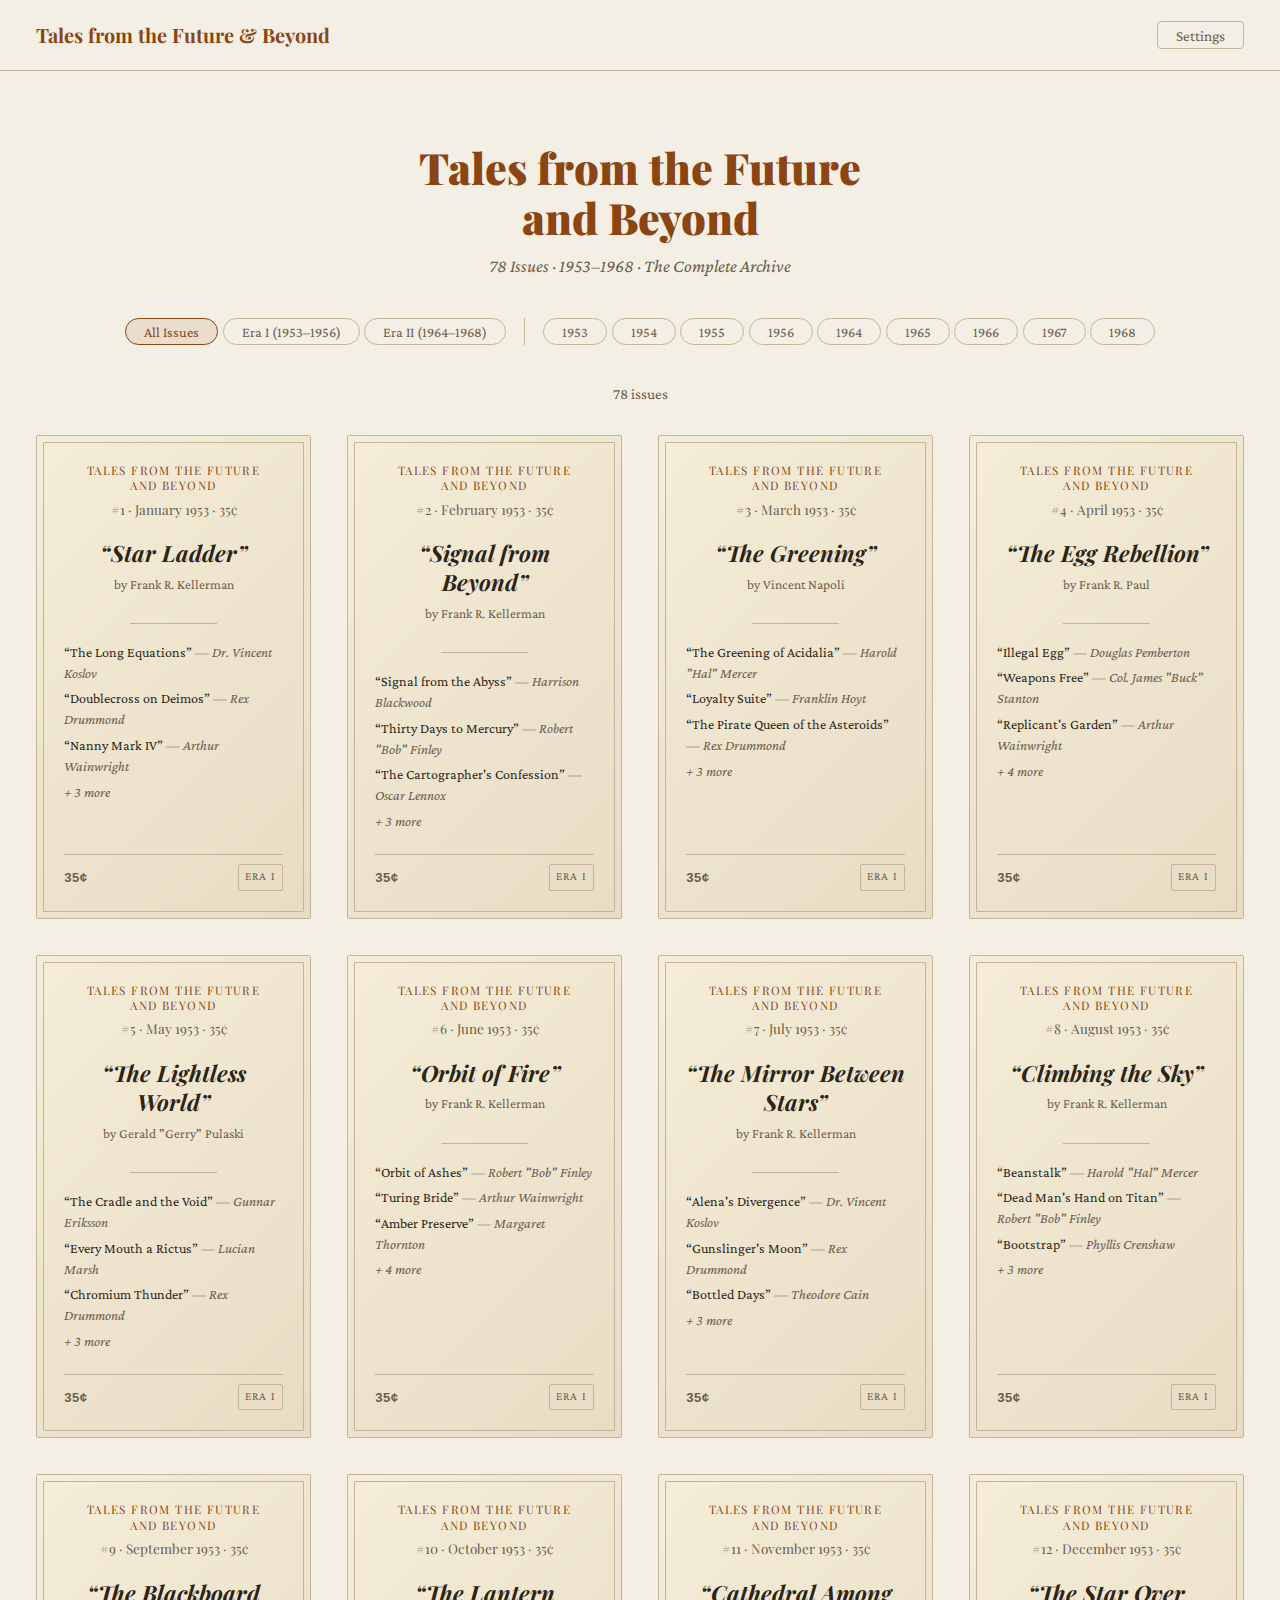
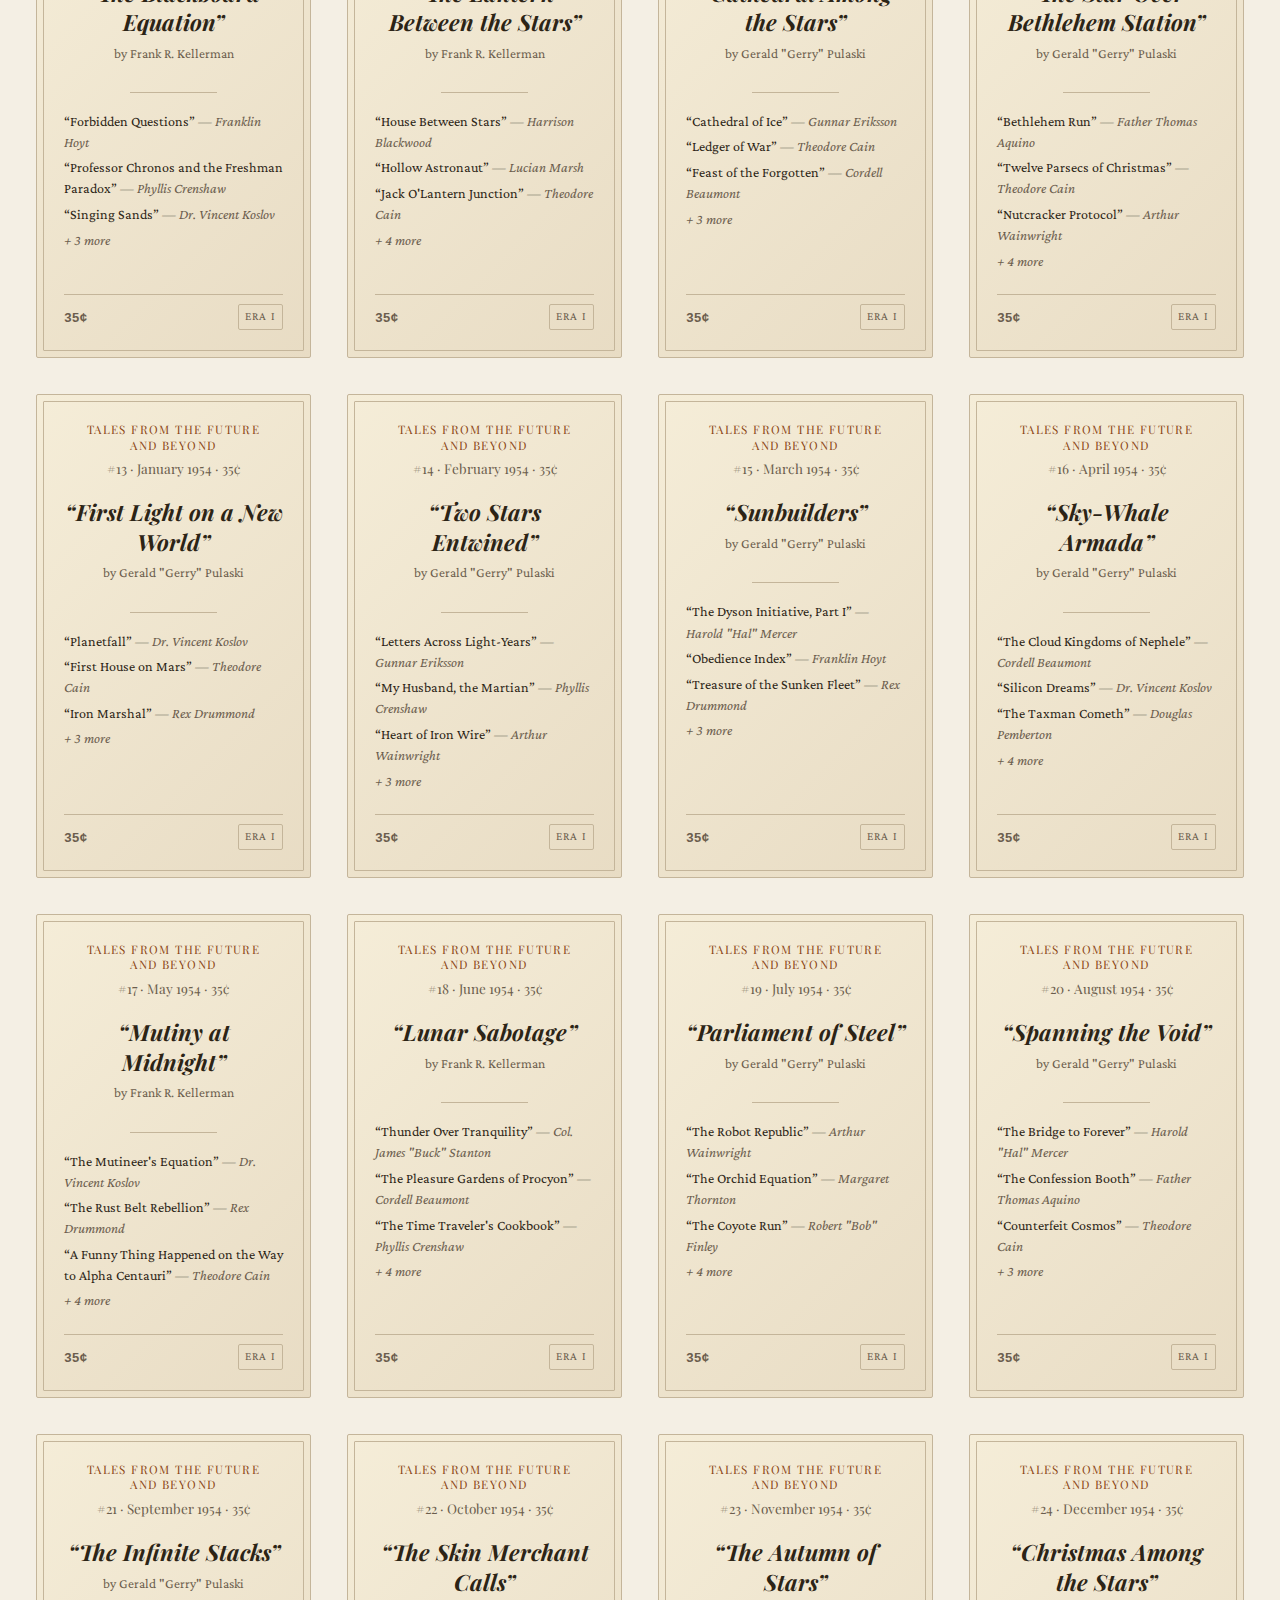
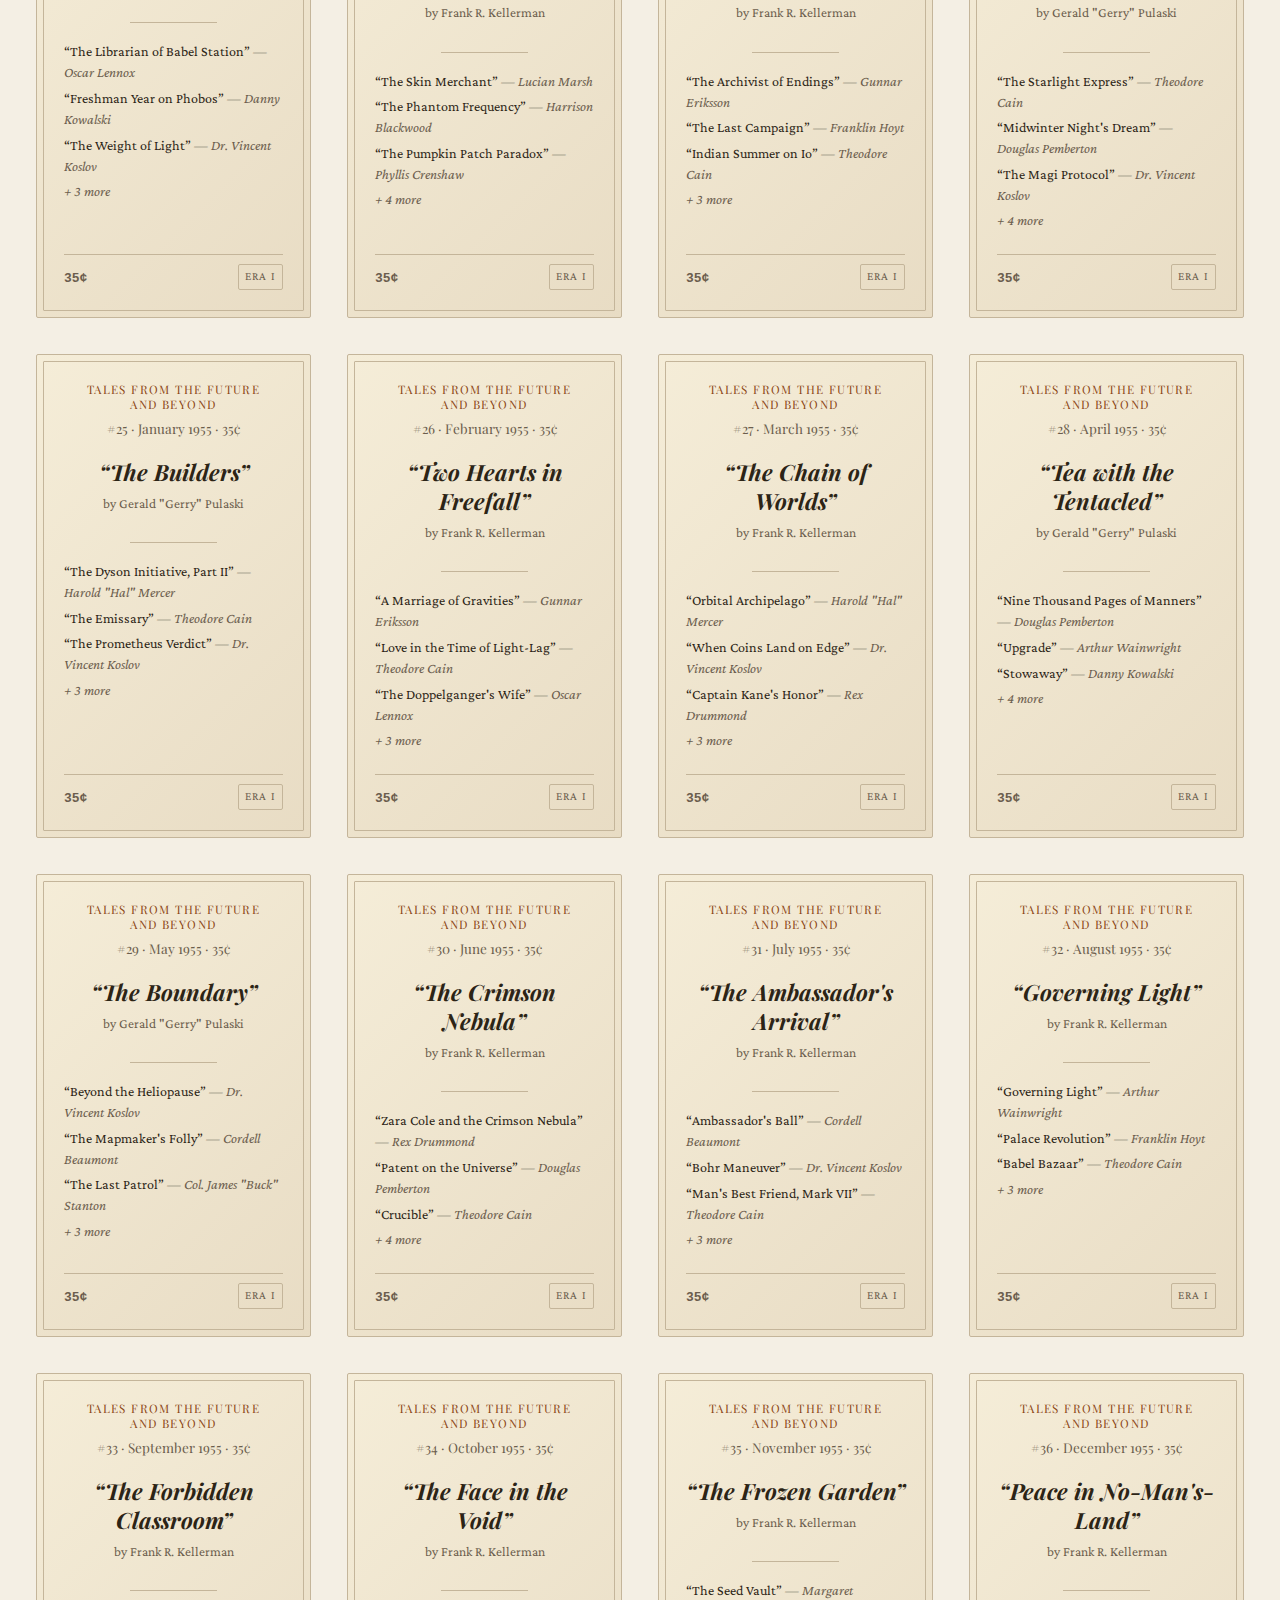
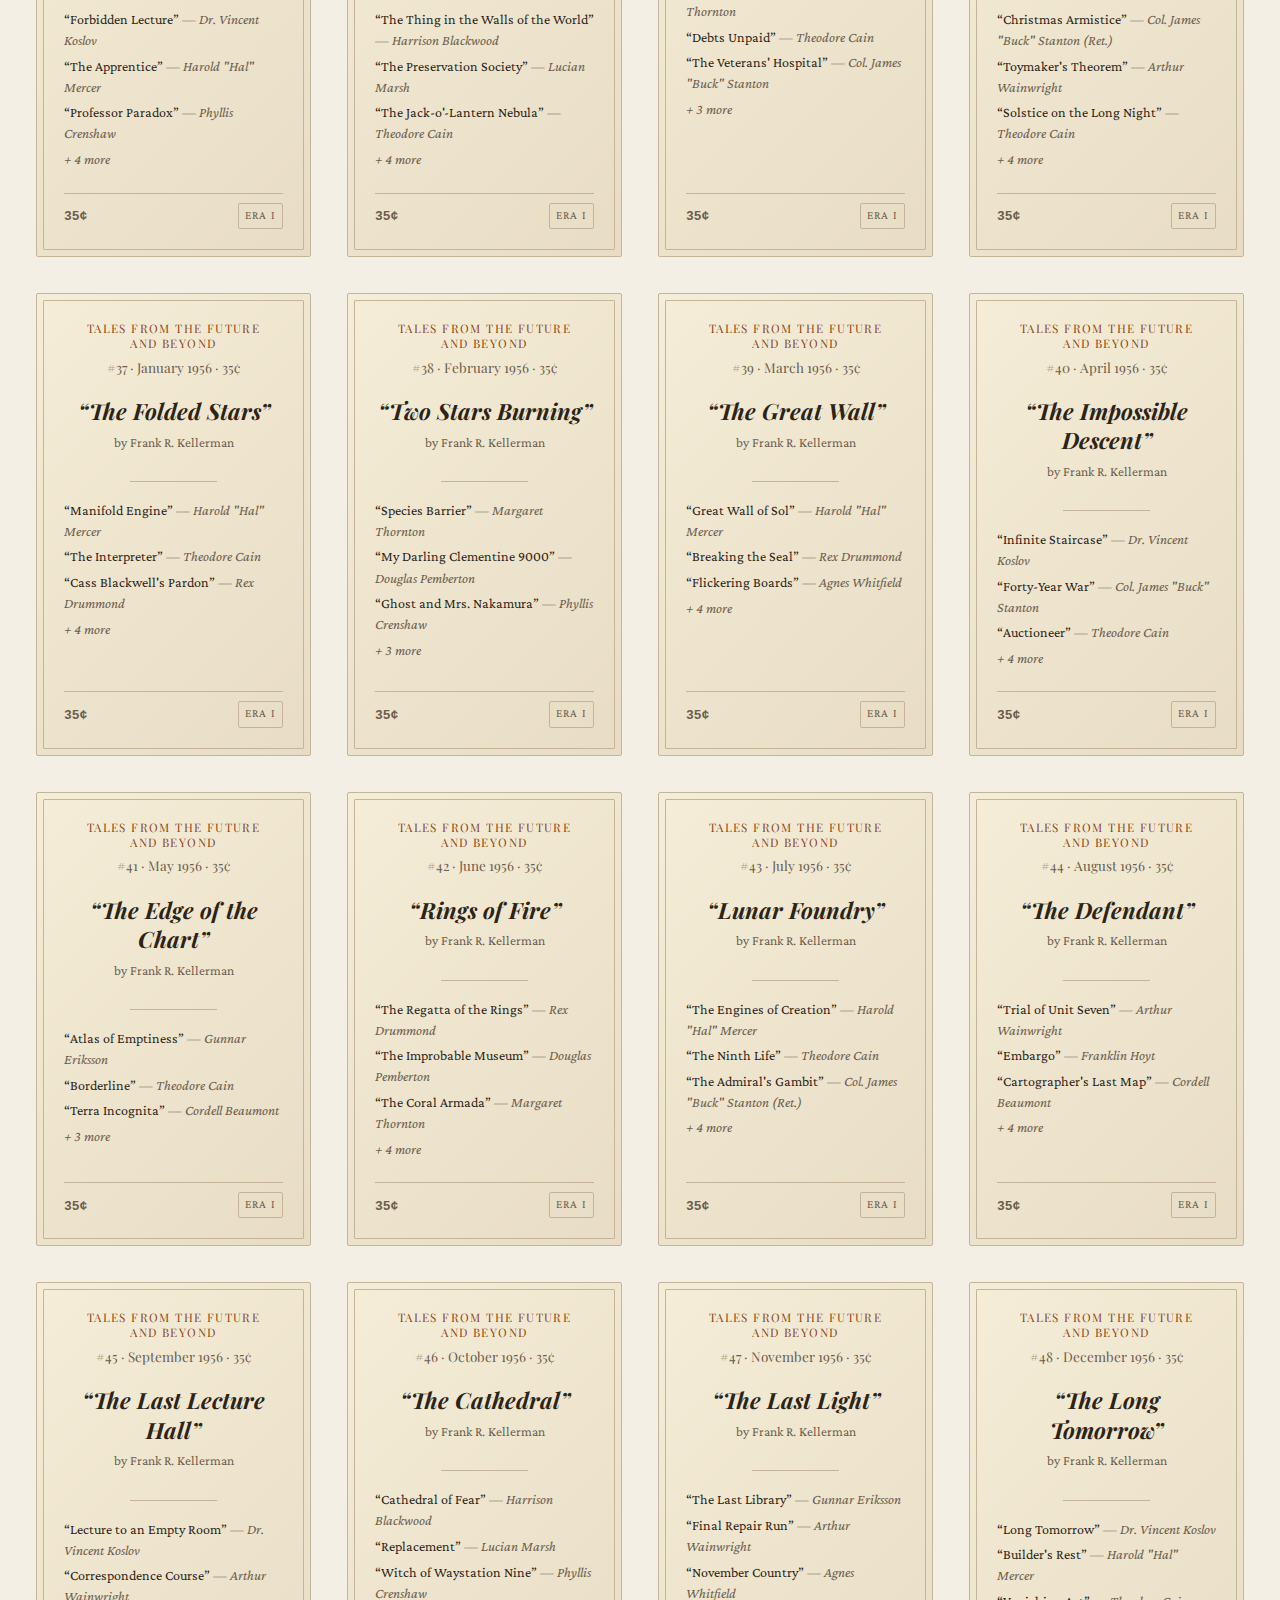
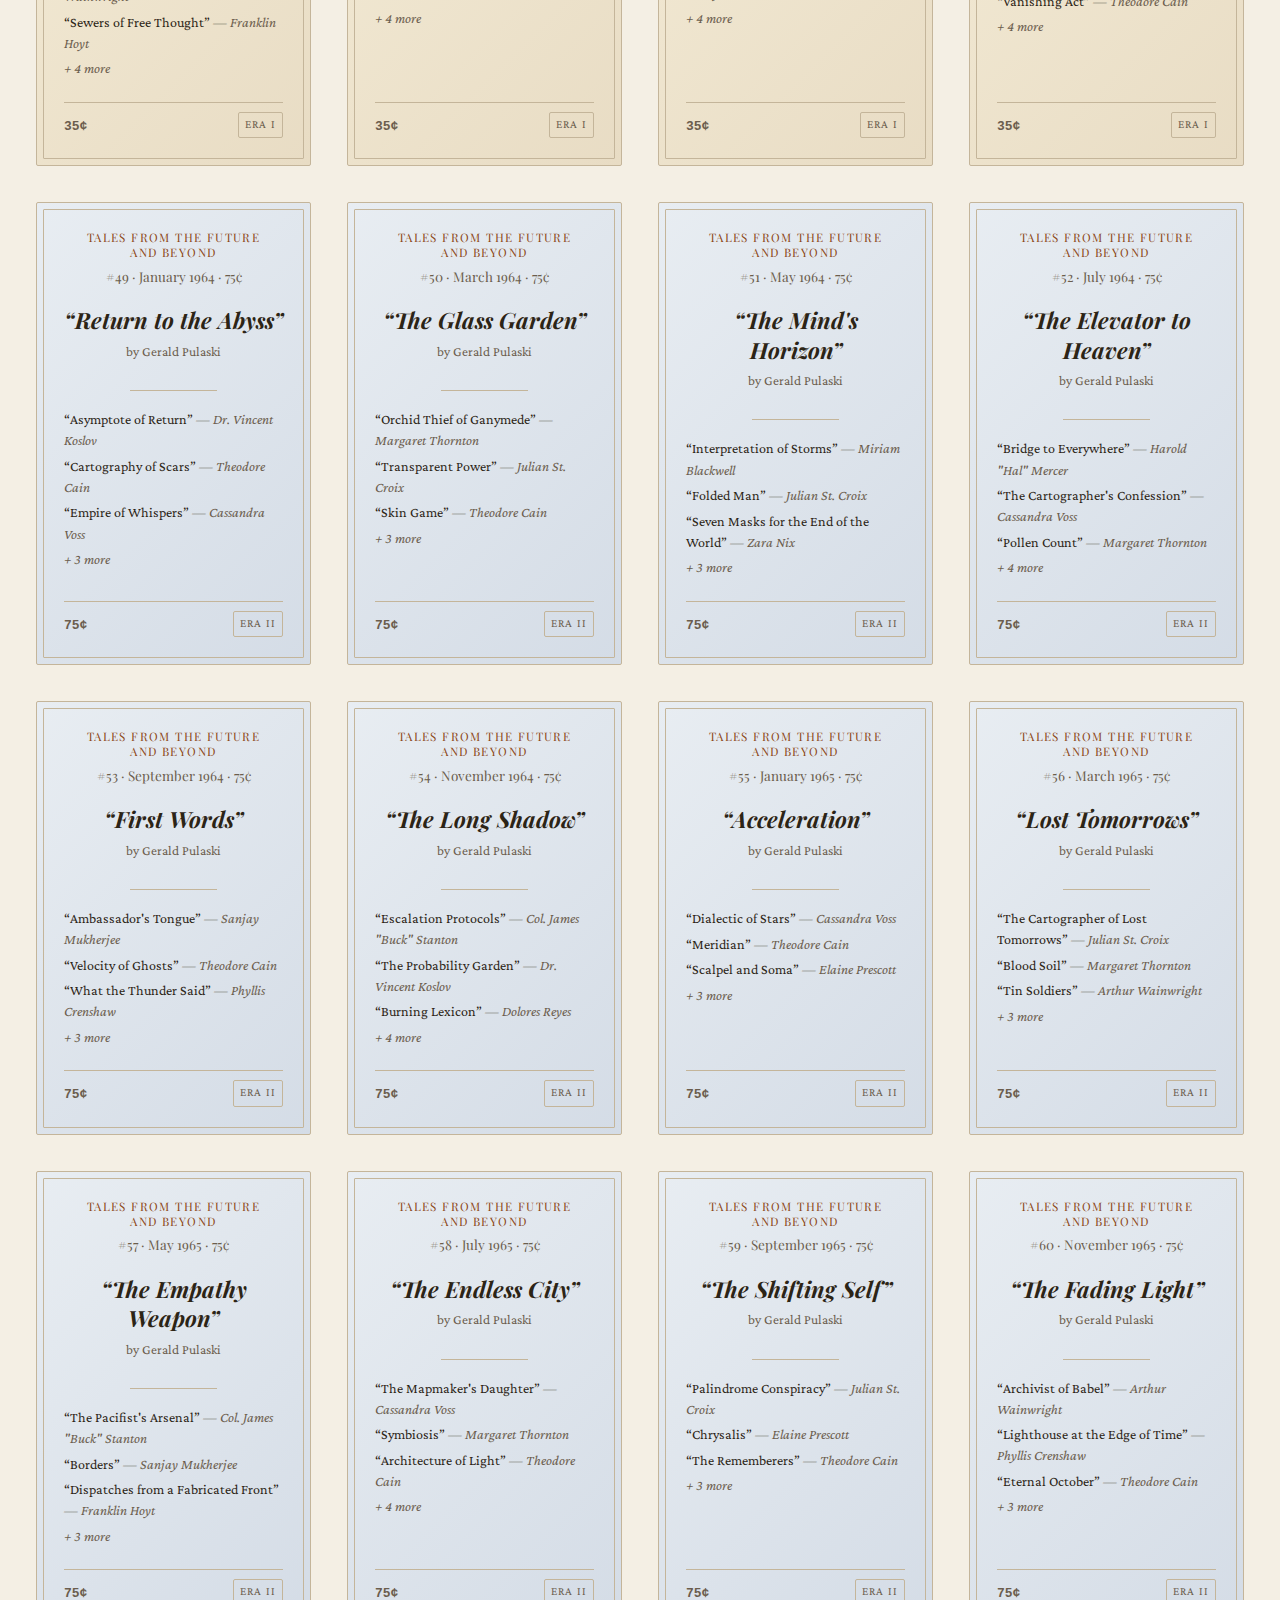
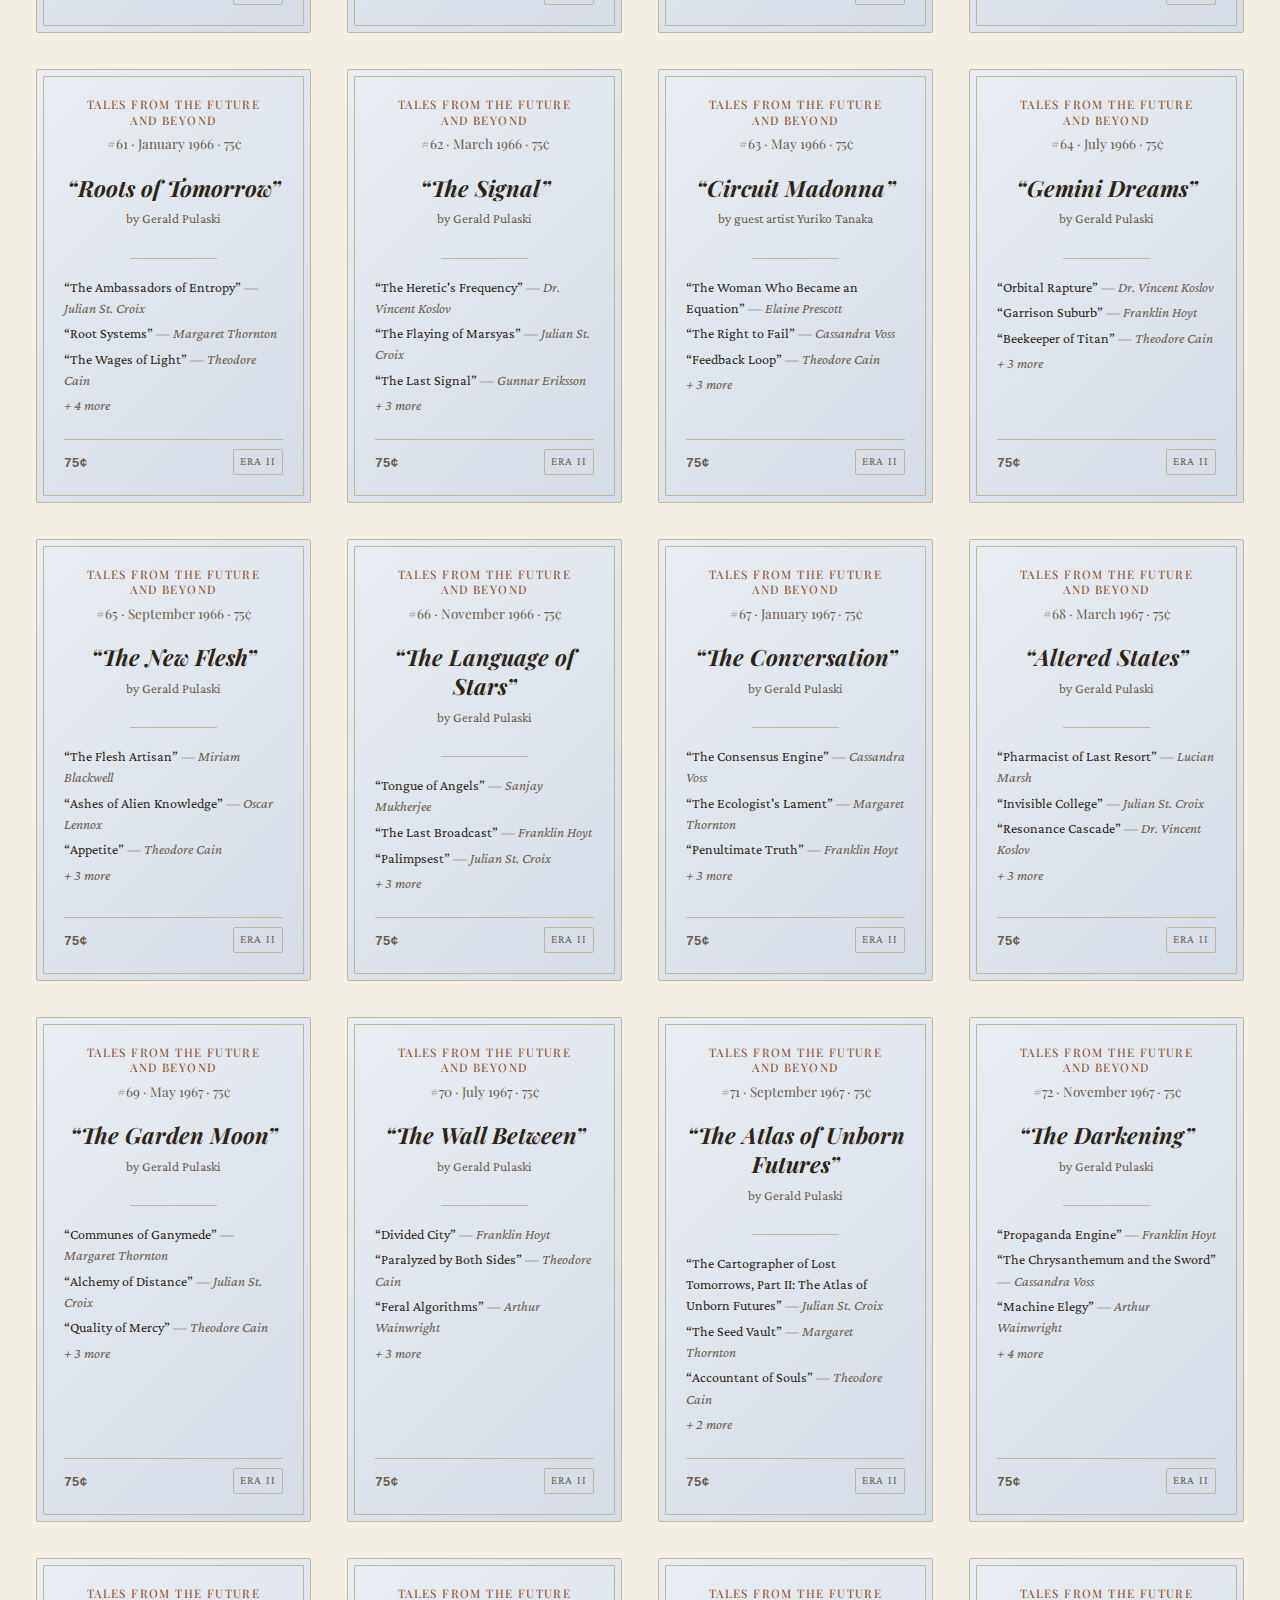
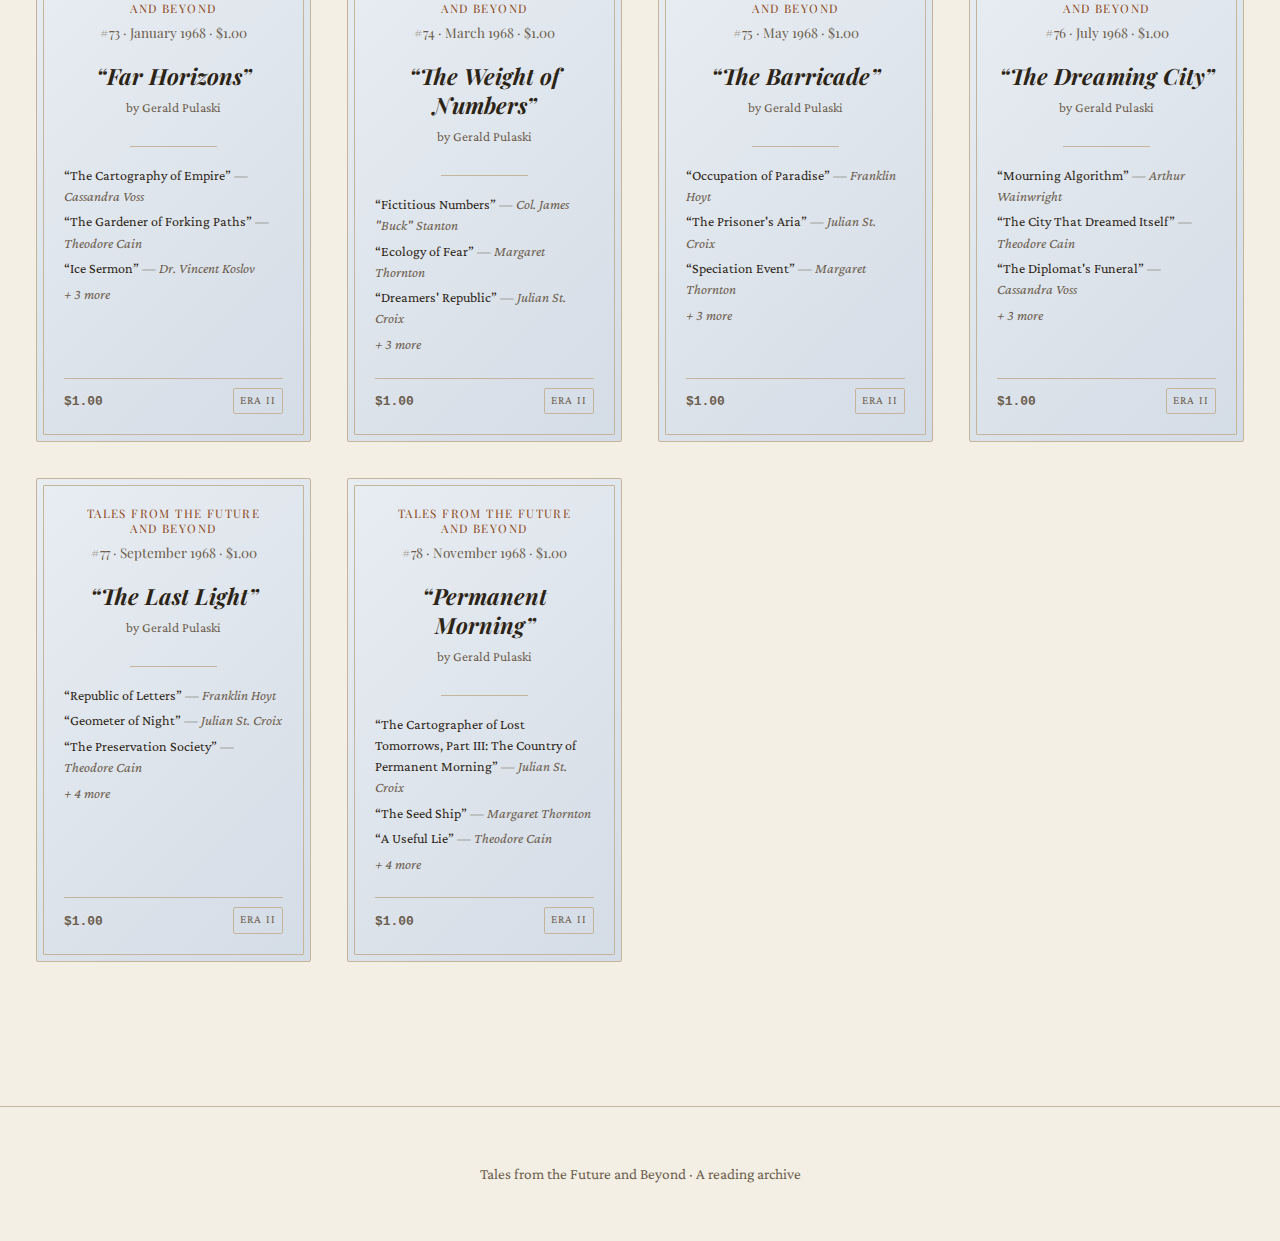
<file: index.html>
<!DOCTYPE html>
<html lang="en" data-theme="sepia">
<head>
  <meta charset="UTF-8">
  <meta name="viewport" content="width=device-width, initial-scale=1.0">
  <title>Tales from the Future and Beyond</title>
  <link rel="preconnect" href="https://fonts.googleapis.com">
  <link rel="preconnect" href="https://fonts.gstatic.com" crossorigin>
  <link href="https://fonts.googleapis.com/css2?family=Crimson+Pro:ital,wght@0,400;0,600;0,700;1,400;1,600&family=Playfair+Display:ital,wght@0,400;0,700;0,900;1,400;1,700&display=swap" rel="stylesheet">
  <link rel="stylesheet" href="css/variables.css">
  <link rel="stylesheet" href="css/components.css">
  <link rel="stylesheet" href="css/shelf.css">
</head>
<body>

  <nav class="site-nav">
    <a href="index.html" class="site-nav__title">Tales from the Future &amp; Beyond</a>
    <div class="site-nav__actions">
      <button class="btn" id="settings-toggle" aria-label="Settings">Settings</button>
    </div>
  </nav>

  <header class="shelf-header">
    <h1 class="shelf-header__masthead">Tales from the Future<br>and Beyond</h1>
    <p class="shelf-header__subtitle">78 Issues &middot; 1953&ndash;1968 &middot; The Complete Archive</p>
  </header>

  <div class="filters" id="filters">
    <div class="filters__group" id="era-filters">
      <button class="filter-btn filter-btn--active" data-filter="all">All Issues</button>
      <button class="filter-btn" data-filter="era-I">Era I (1953&ndash;1956)</button>
      <button class="filter-btn" data-filter="era-II">Era II (1964&ndash;1968)</button>
    </div>
    <div class="filters__separator"></div>
    <div class="filters__group" id="year-filters"></div>
  </div>

  <div class="issue-count" id="issue-count"></div>

  <div class="issue-grid" id="issue-grid"></div>

  <footer class="site-footer">
    Tales from the Future and Beyond &middot; A reading archive
  </footer>

  <!-- Settings Panel -->
  <div class="overlay" id="overlay"></div>
  <aside class="settings-panel" id="settings-panel">
    <div class="settings-panel__header">
      <span class="settings-panel__title">Settings</span>
      <button class="settings-panel__close" id="settings-close">&times;</button>
    </div>
    <div class="settings-group">
      <div class="settings-group__label">Theme</div>
      <div class="settings-group__options">
        <button class="btn btn--active" data-theme-choice="sepia">Sepia</button>
        <button class="btn" data-theme-choice="light">Light</button>
        <button class="btn" data-theme-choice="dark">Dark</button>
      </div>
    </div>
  </aside>

  <script src="js/preferences.js"></script>
  <script src="js/shelf.js"></script>
</body>
</html>
</file>
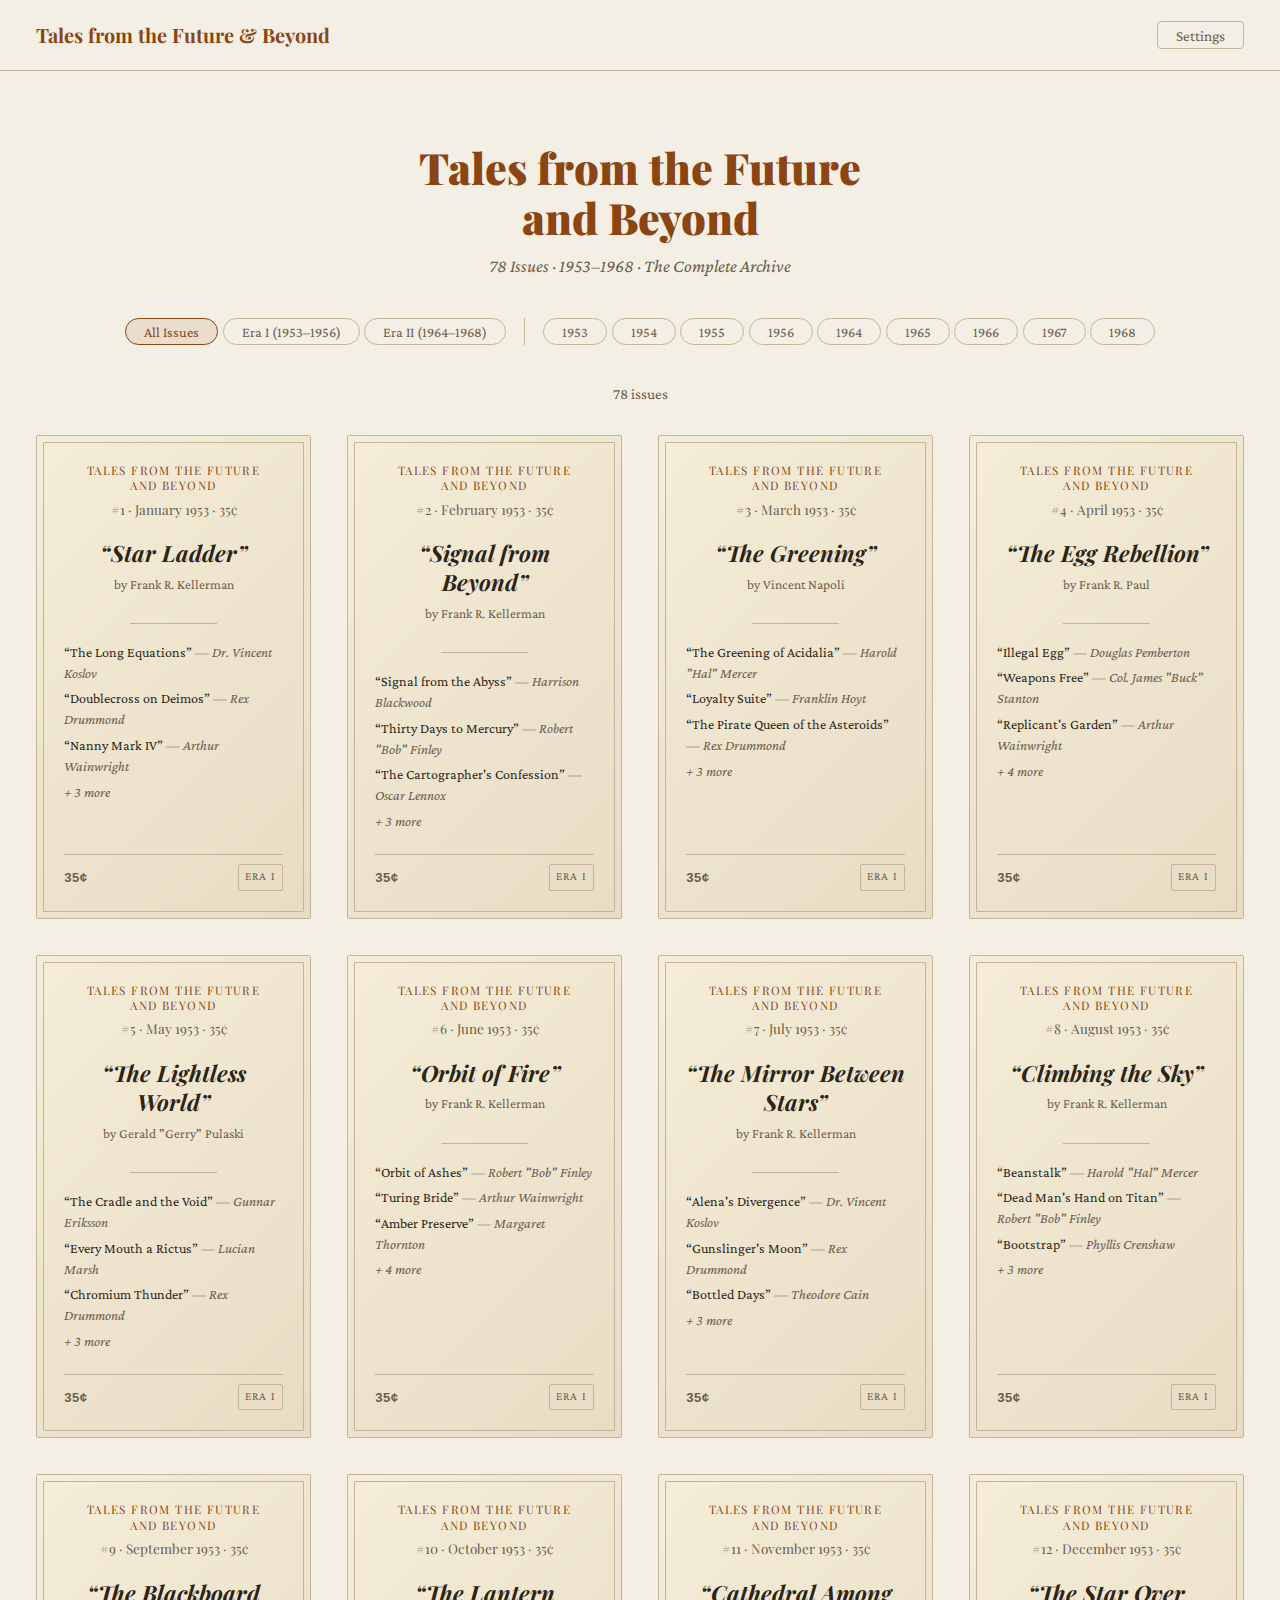
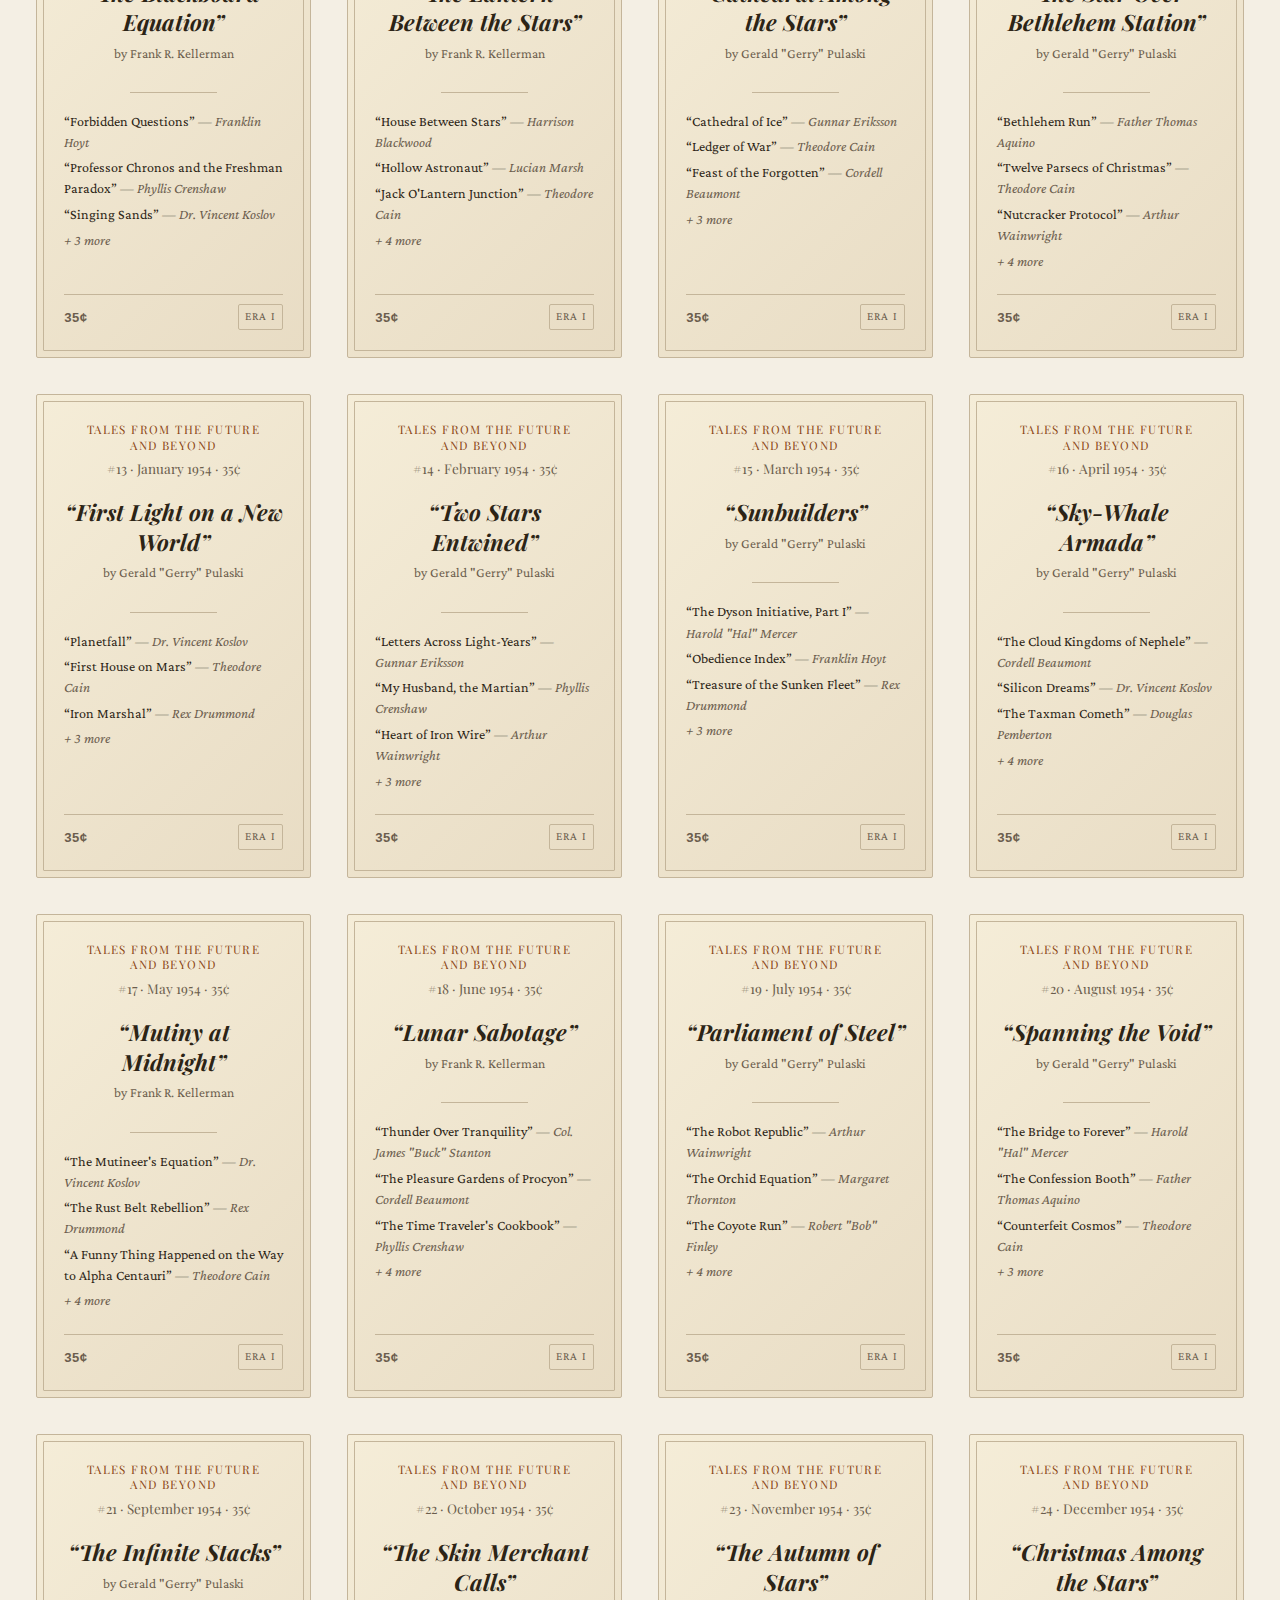
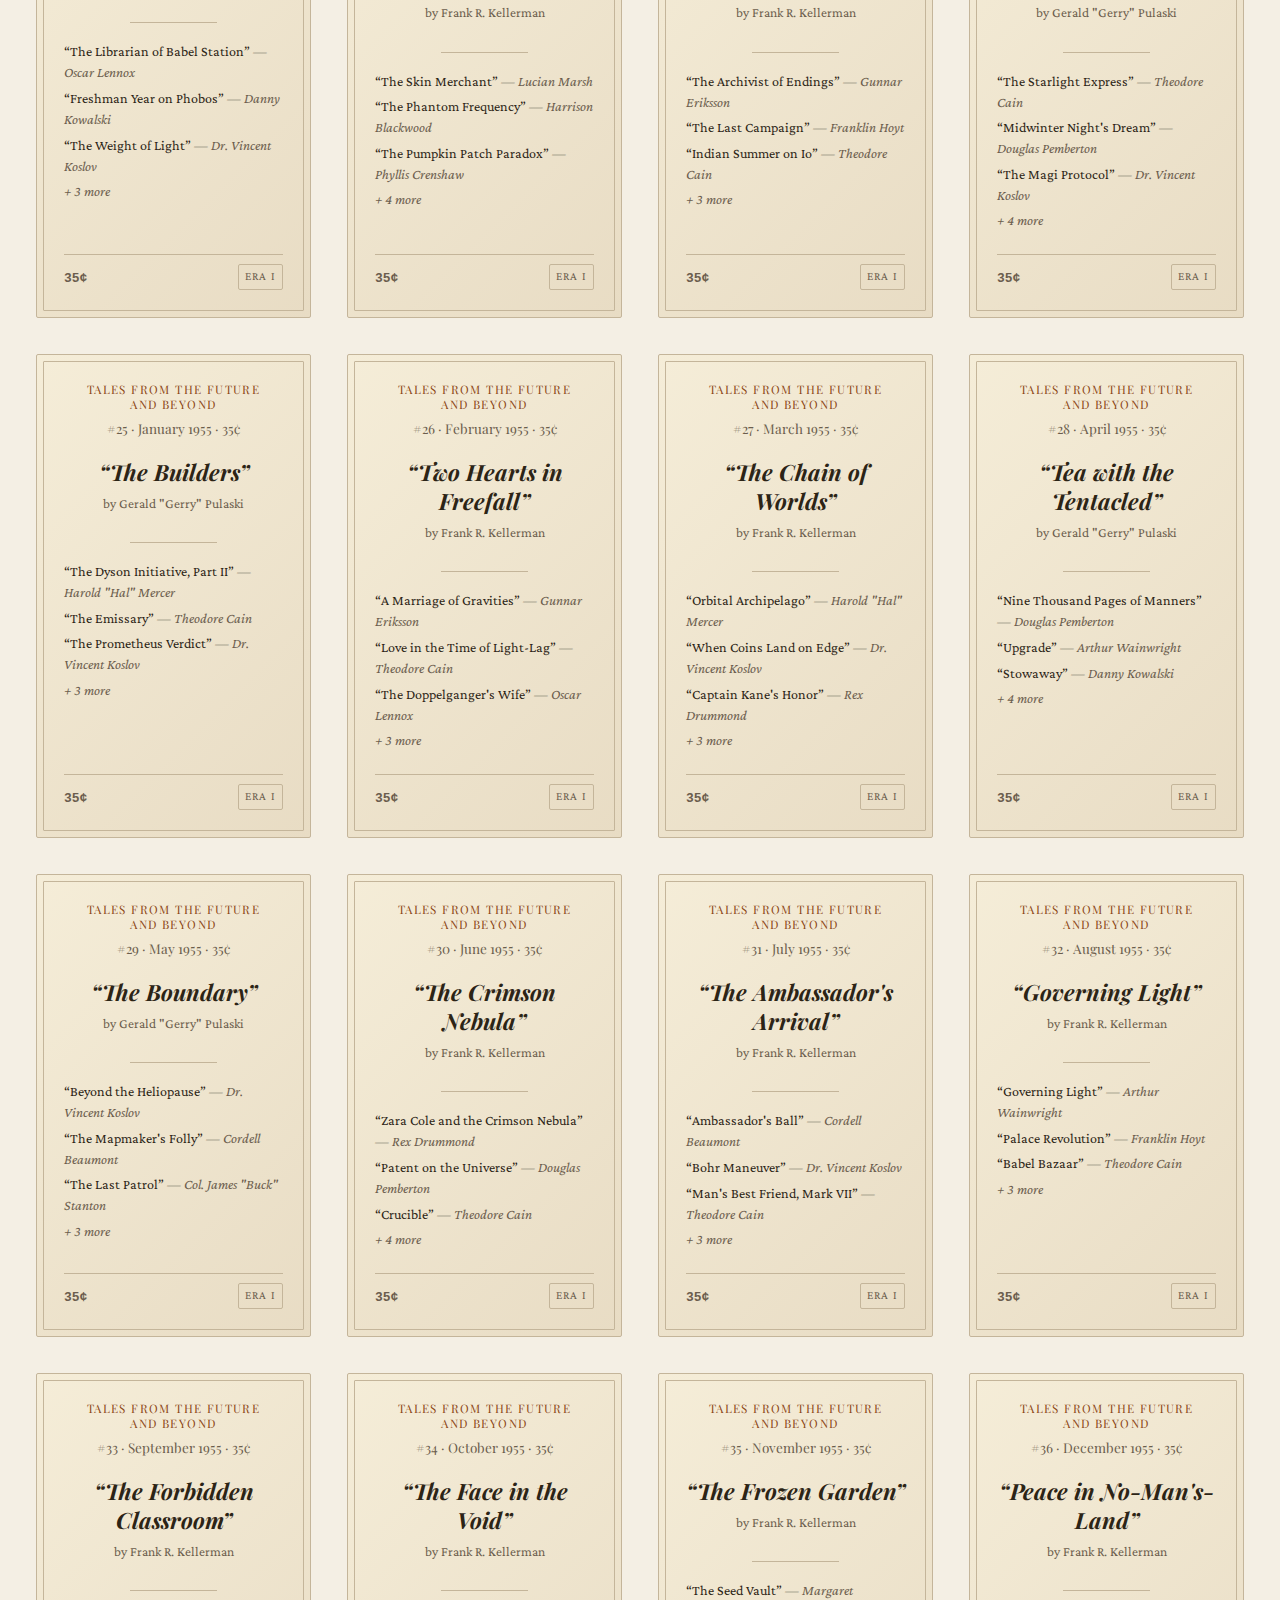
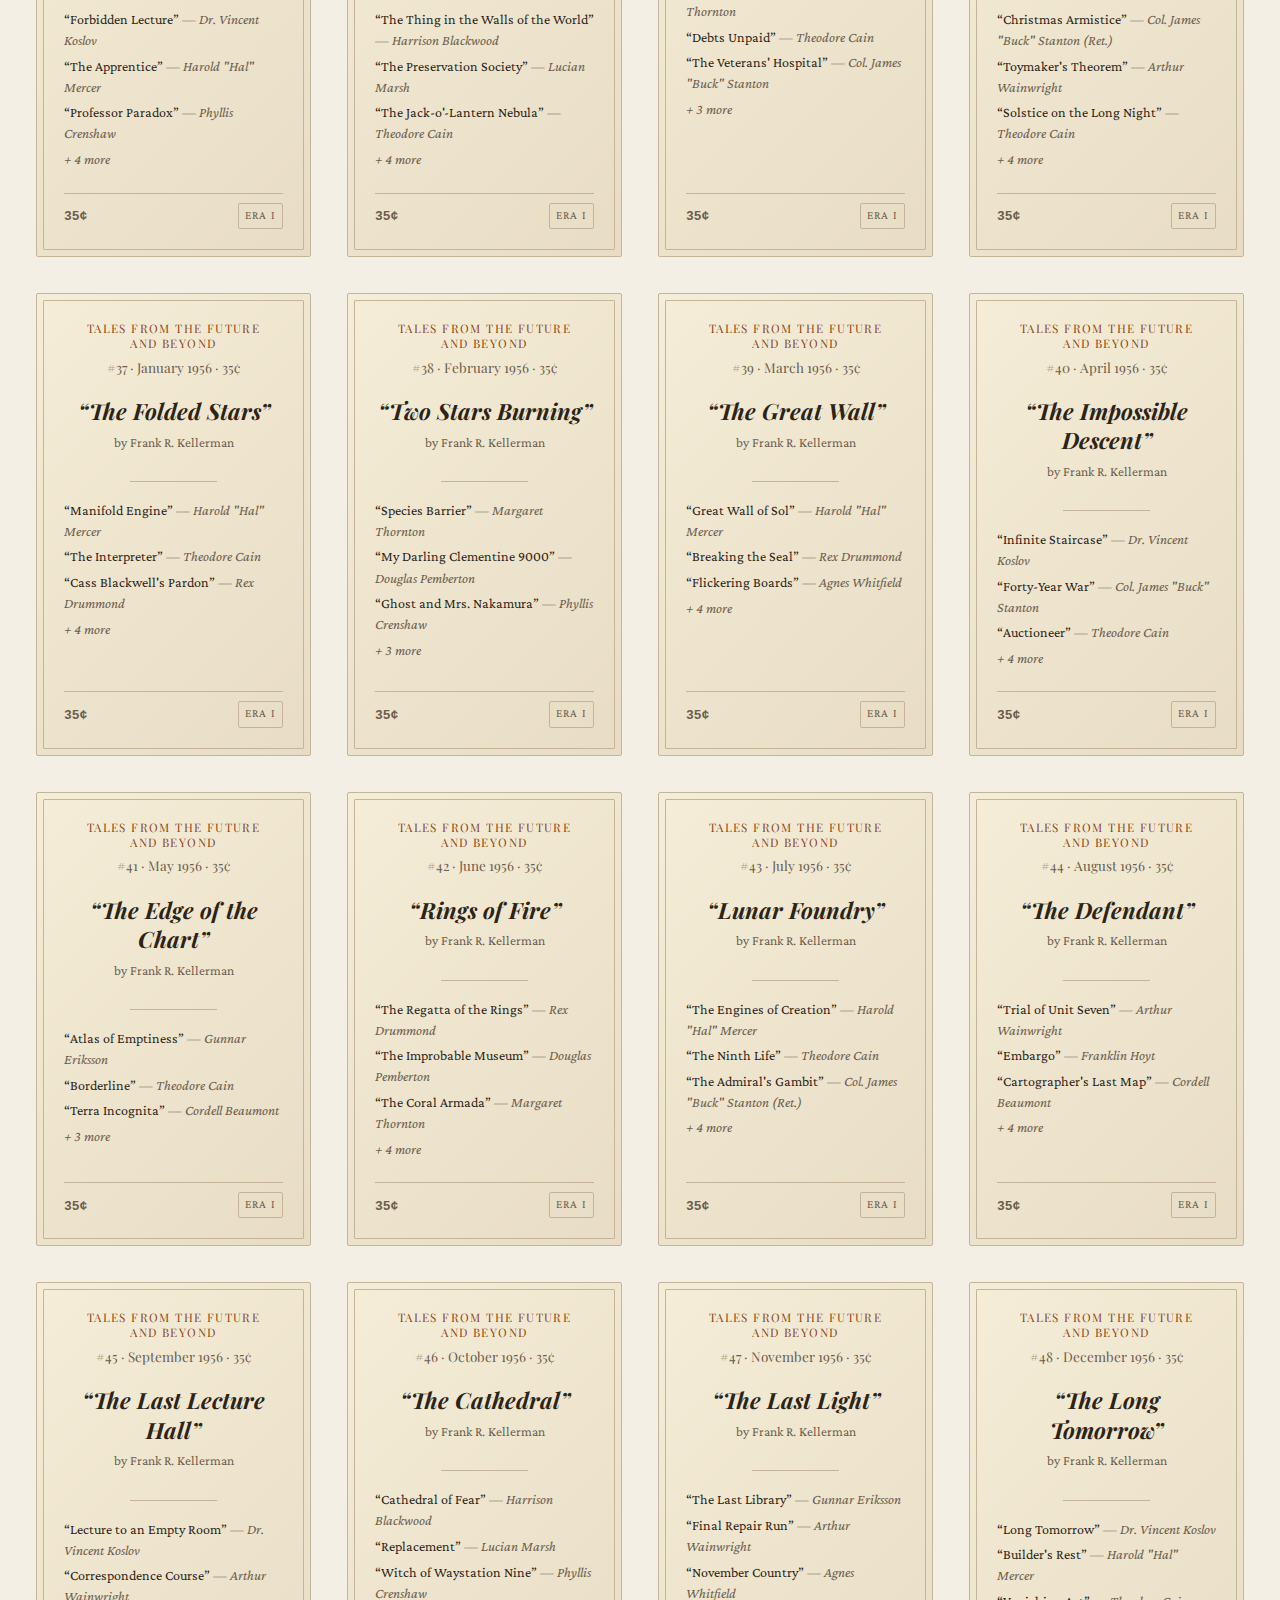
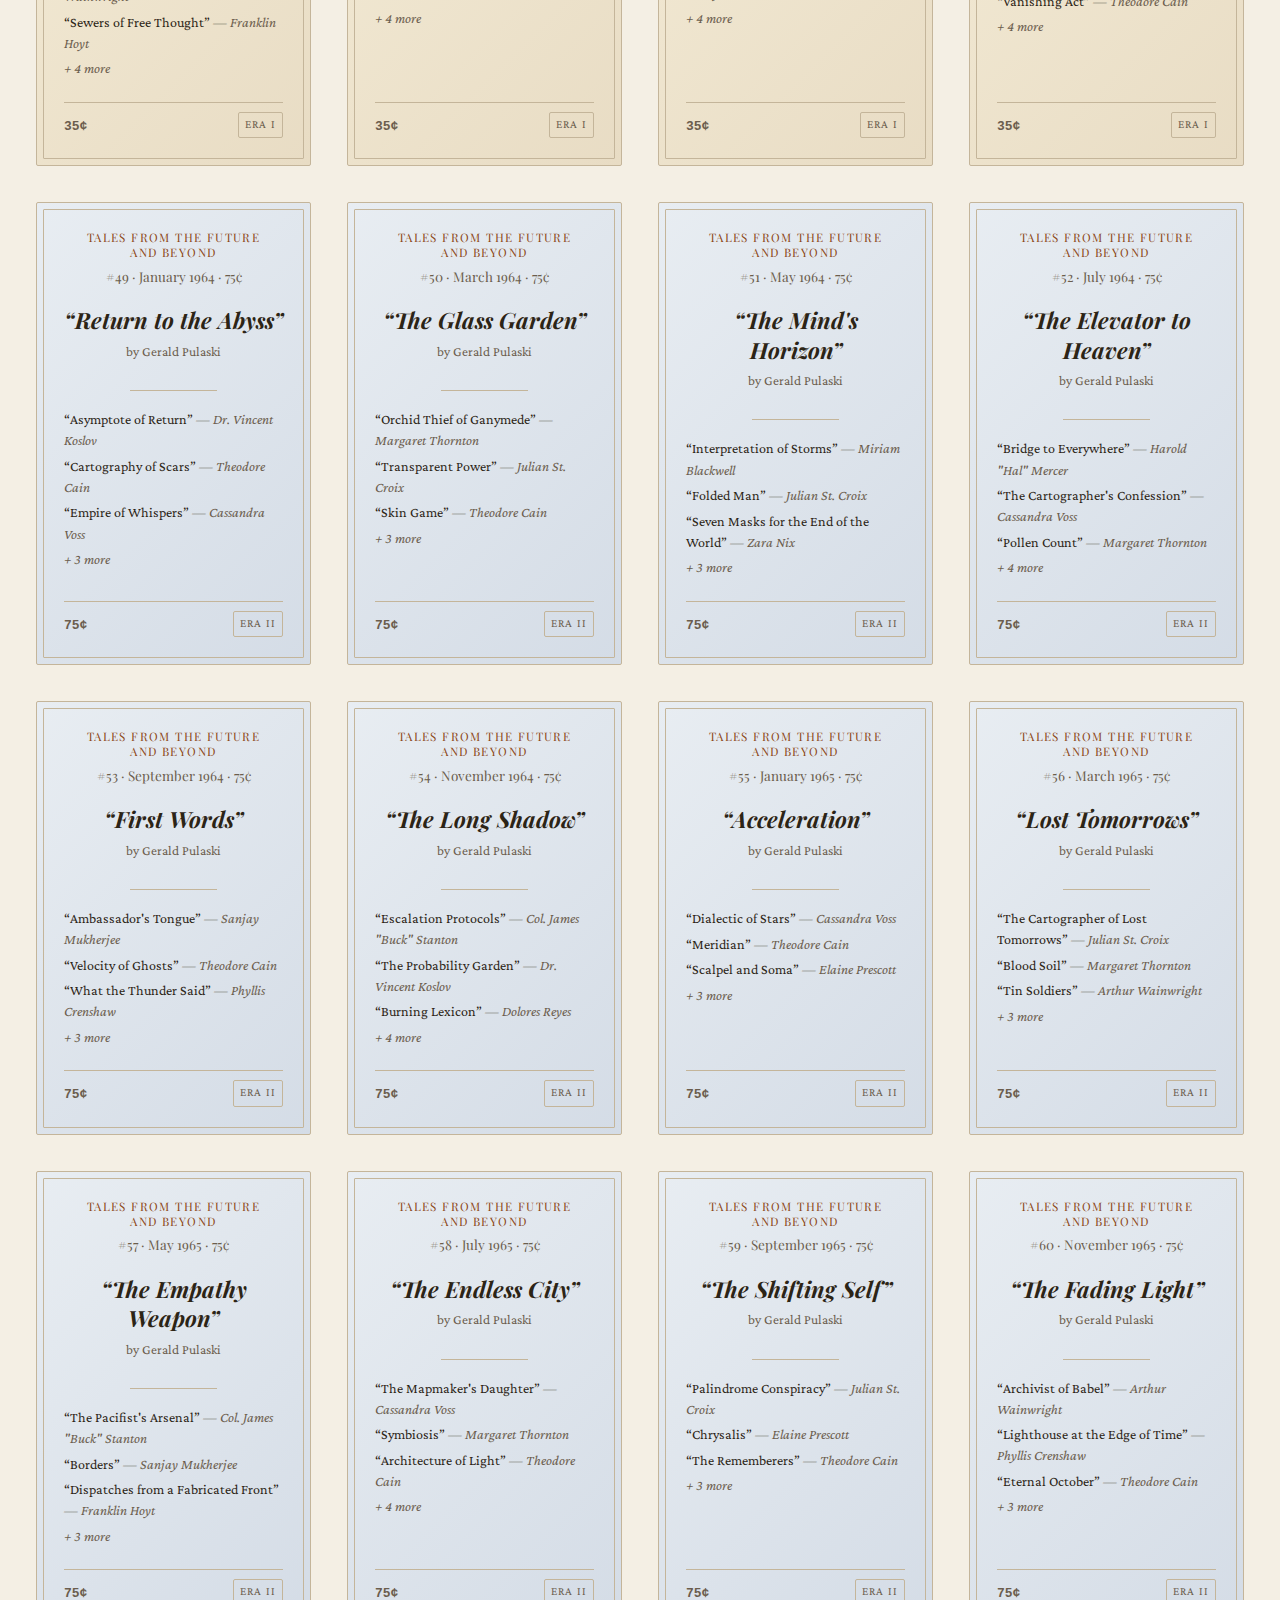
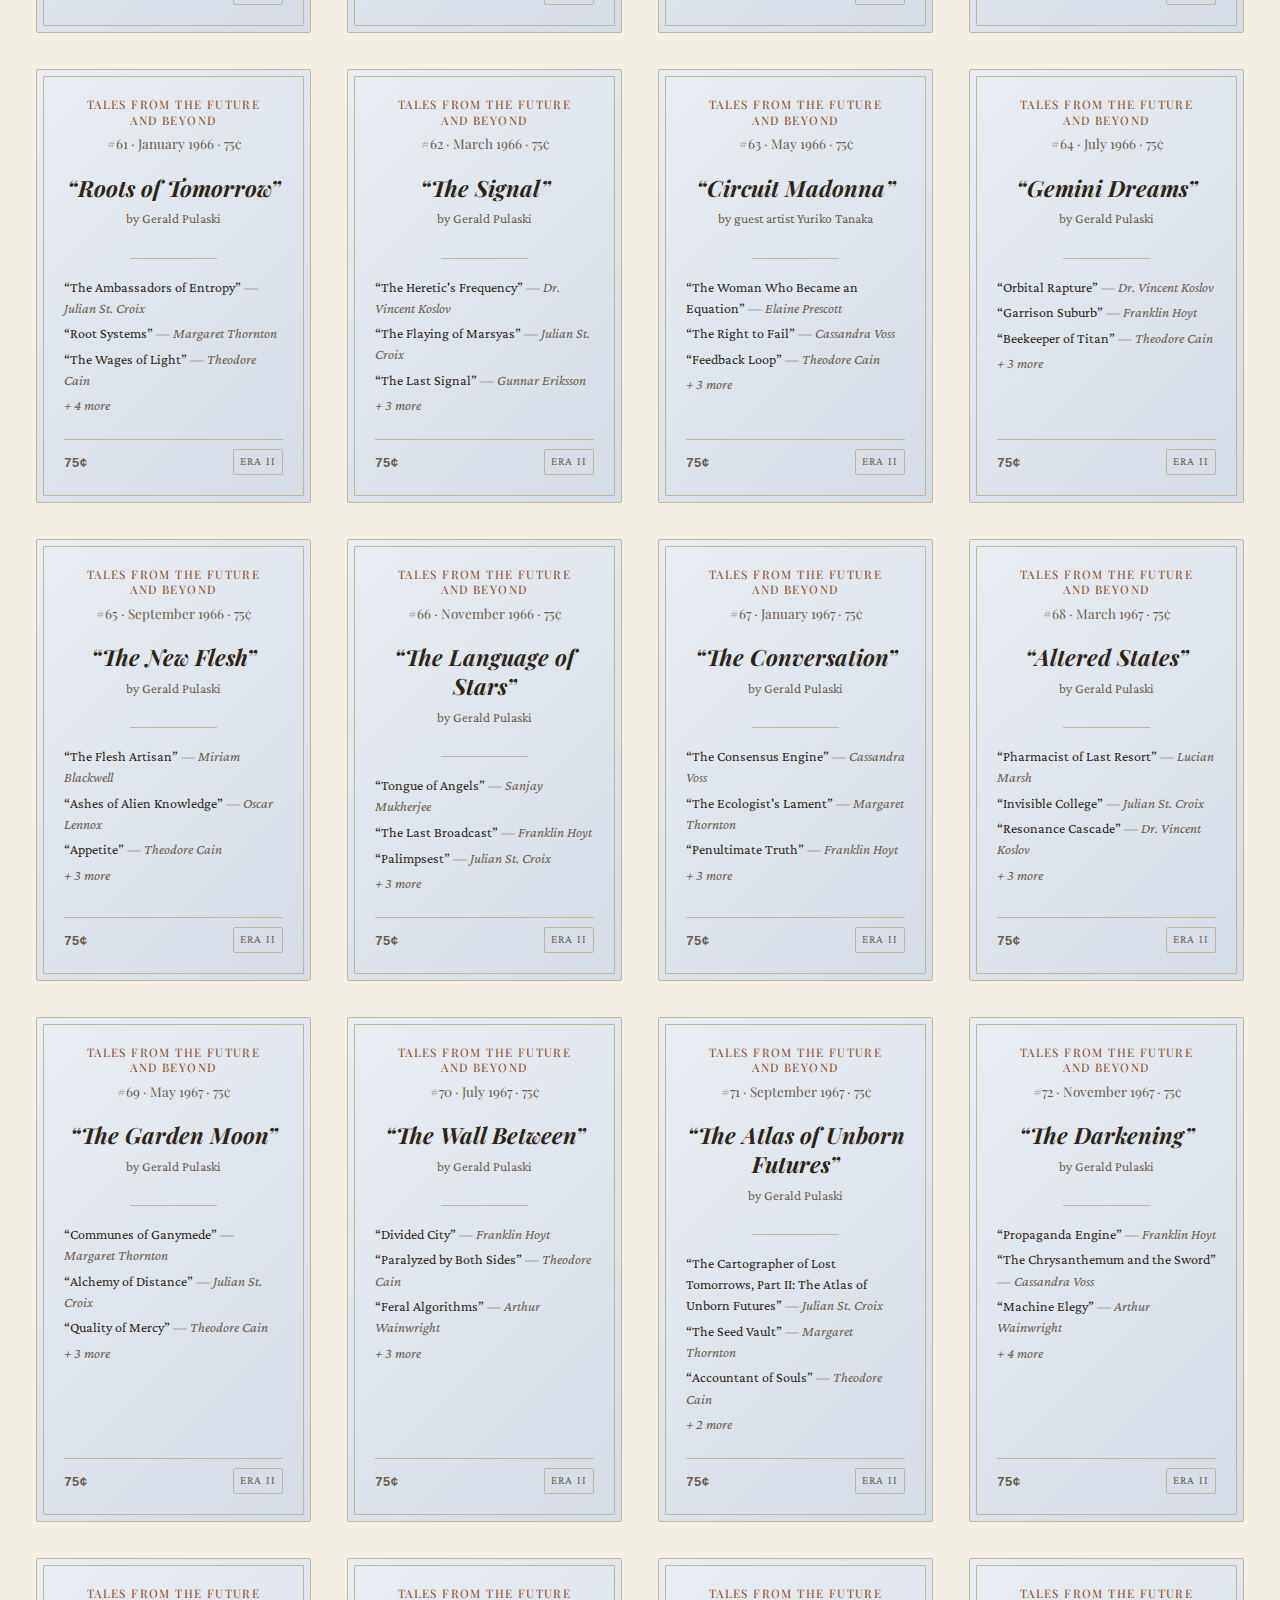
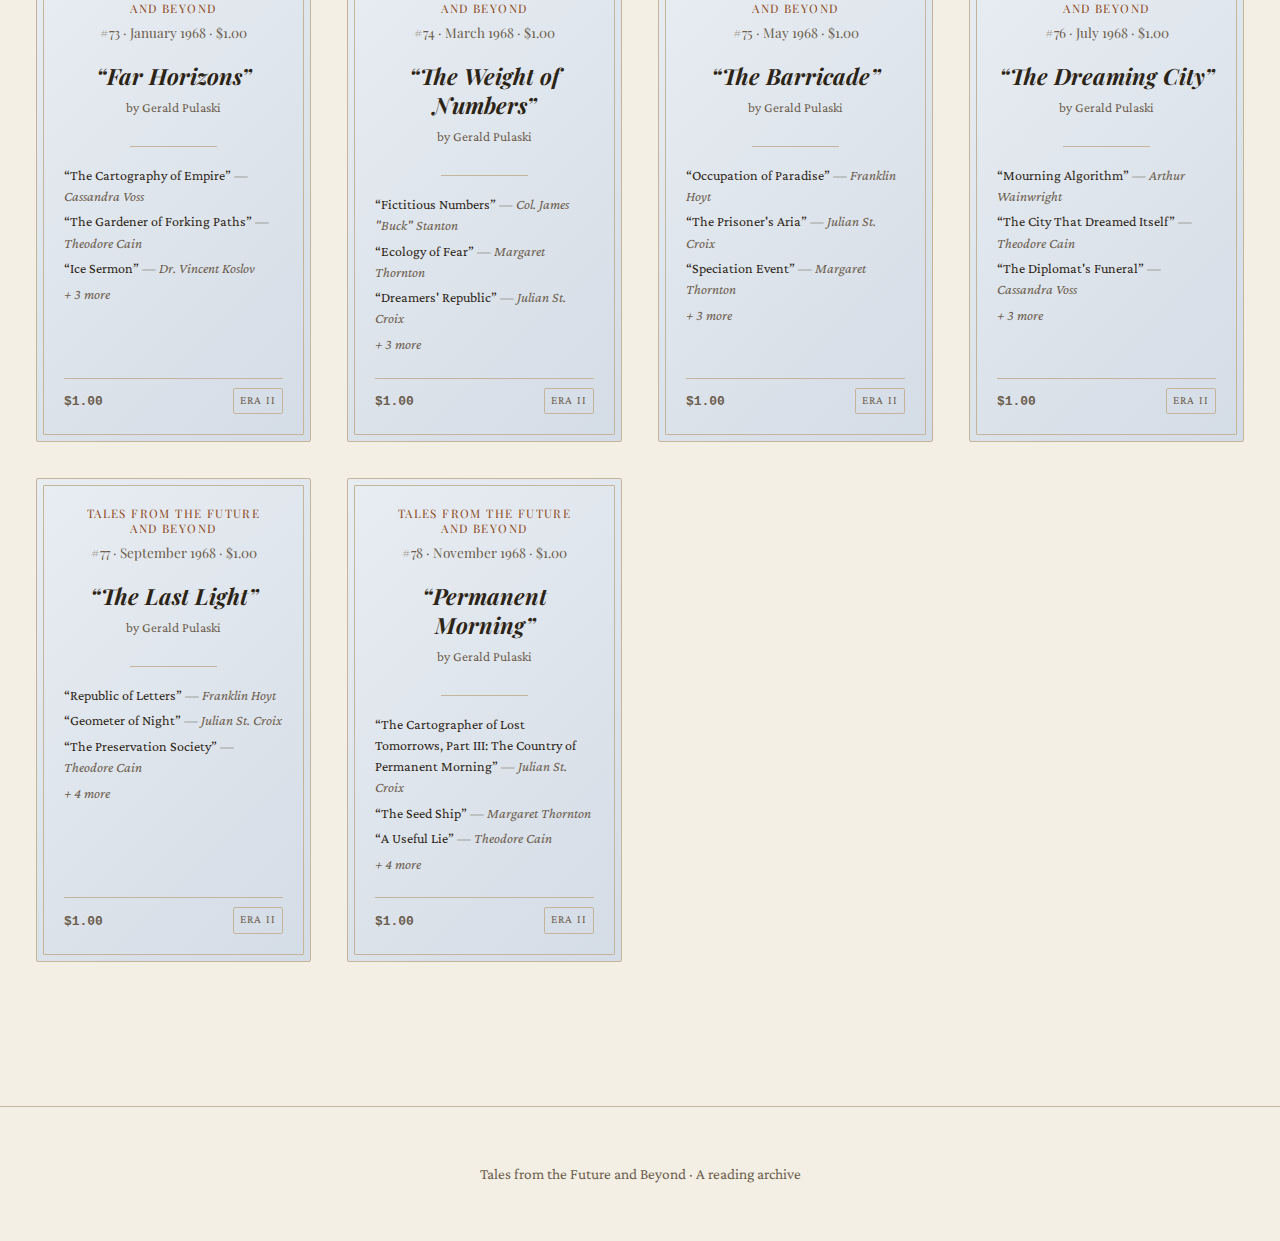
<file: reader.html>
<!DOCTYPE html>
<html lang="en" data-theme="sepia">
<head>
  <meta charset="UTF-8">
  <meta name="viewport" content="width=device-width, initial-scale=1.0">
  <title>Reading — Tales from the Future and Beyond</title>
  <link rel="preconnect" href="https://fonts.googleapis.com">
  <link rel="preconnect" href="https://fonts.gstatic.com" crossorigin>
  <link href="https://fonts.googleapis.com/css2?family=Crimson+Pro:ital,wght@0,400;0,600;0,700;1,400;1,600&family=Playfair+Display:ital,wght@0,400;0,700;0,900;1,400;1,700&display=swap" rel="stylesheet">
  <link rel="stylesheet" href="css/variables.css">
  <link rel="stylesheet" href="css/components.css">
  <link rel="stylesheet" href="css/reader.css">
</head>
<body>

  <div class="progress-bar" id="progress-bar"></div>

  <nav class="reader-nav">
    <div class="reader-nav__left">
      <a href="index.html" class="btn">Shelf</a>
      <button class="btn" id="toc-toggle">Contents</button>
    </div>
    <div class="reader-nav__issue-title" id="nav-title"></div>
    <div class="reader-nav__right">
      <button class="btn" id="settings-toggle">Settings</button>
    </div>
  </nav>

  <!-- TOC Drawer -->
  <aside class="toc-drawer" id="toc-drawer">
    <div class="toc-drawer__header">
      <span class="toc-drawer__title">Contents</span>
      <button class="toc-drawer__close" id="toc-close">&times;</button>
    </div>
    <div class="toc-drawer__issue-info" id="toc-issue-info"></div>
    <ul class="toc-drawer__list" id="toc-list"></ul>
  </aside>

  <!-- Main Content -->
  <main class="reader-content" id="reader-content">
    <div id="loading" style="text-align:center; padding:4rem 0; color:var(--text-muted)">Loading issue...</div>
  </main>

  <!-- Overlay -->
  <div class="overlay" id="overlay"></div>

  <!-- Settings Panel -->
  <aside class="settings-panel" id="settings-panel">
    <div class="settings-panel__header">
      <span class="settings-panel__title">Settings</span>
      <button class="settings-panel__close" id="settings-close">&times;</button>
    </div>
    <div class="settings-group">
      <div class="settings-group__label">Theme</div>
      <div class="settings-group__options">
        <button class="btn" data-theme-choice="sepia">Sepia</button>
        <button class="btn" data-theme-choice="light">Light</button>
        <button class="btn" data-theme-choice="dark">Dark</button>
      </div>
    </div>
    <div class="settings-group">
      <div class="settings-group__label">Font Size</div>
      <div class="font-size-control">
        <span style="font-size:0.75rem">A</span>
        <input type="range" id="font-size-slider" min="14" max="24" step="1">
        <span style="font-size:1.1rem">A</span>
        <span class="font-size-control__value" id="font-size-value"></span>
      </div>
    </div>
    <div class="settings-group">
      <div class="settings-group__label">Line Height</div>
      <div class="font-size-control">
        <span style="font-size:0.75rem">&#9776;</span>
        <input type="range" id="line-height-slider" min="1.4" max="2.2" step="0.1">
        <span style="font-size:0.85rem">&#9776;</span>
        <span class="font-size-control__value" id="line-height-value"></span>
      </div>
    </div>
  </aside>

  <script src="js/preferences.js"></script>
  <script src="js/reader.js"></script>
  <script src="js/touch.js"></script>
</body>
</html>
</file>
<file: css/variables.css>
/* === Theme & Design Tokens === */
:root {
  /* Sepia (default) */
  --bg: #f4efe4;
  --bg-card: #ebe4d4;
  --text: #2c2416;
  --text-muted: #6b5d4d;
  --accent: #8b4513;
  --accent-hover: #a0522d;
  --border: #c4b59a;
  --divider: #d4c5a9;
  --shadow: rgba(44, 36, 22, 0.12);
  --shadow-strong: rgba(44, 36, 22, 0.25);
  --progress-bg: #d4c5a9;
  --overlay: rgba(44, 36, 22, 0.5);

  /* Era gradients */
  --era-i-from: #f5edd8;
  --era-i-to: #e8dcc4;
  --era-ii-from: #e8edf2;
  --era-ii-to: #d4dce6;

  /* Typography */
  --font-body: 'Crimson Pro', Georgia, 'Times New Roman', serif;
  --font-heading: 'Playfair Display', Georgia, serif;
  --font-mono: 'Courier New', Courier, monospace;
  --font-size: 18px;
  --line-height: 1.72;
  --content-width: 65ch;

  /* Spacing */
  --space-xs: 0.25rem;
  --space-sm: 0.5rem;
  --space-md: 1rem;
  --space-lg: 1.5rem;
  --space-xl: 2rem;
  --space-2xl: 3rem;
  --space-3xl: 4rem;

  /* Transitions */
  --transition: 0.2s ease;
}

/* Light theme */
[data-theme="light"] {
  --bg: #ffffff;
  --bg-card: #f8f8f8;
  --text: #1a1a1a;
  --text-muted: #666666;
  --accent: #b8500a;
  --accent-hover: #d4600e;
  --border: #dddddd;
  --divider: #eeeeee;
  --shadow: rgba(0, 0, 0, 0.08);
  --shadow-strong: rgba(0, 0, 0, 0.18);
  --progress-bg: #e0e0e0;
  --overlay: rgba(0, 0, 0, 0.4);
  --era-i-from: #fff8ee;
  --era-i-to: #f5edd8;
  --era-ii-from: #f0f4f8;
  --era-ii-to: #e0e8f0;
}

/* Dark theme */
[data-theme="dark"] {
  --bg: #1a1814;
  --bg-card: #242018;
  --text: #d4cabb;
  --text-muted: #8a7e6e;
  --accent: #c47a3a;
  --accent-hover: #d98f50;
  --border: #3a3428;
  --divider: #2e2822;
  --shadow: rgba(0, 0, 0, 0.3);
  --shadow-strong: rgba(0, 0, 0, 0.5);
  --progress-bg: #2e2822;
  --overlay: rgba(0, 0, 0, 0.6);
  --era-i-from: #2a2418;
  --era-i-to: #221e14;
  --era-ii-from: #1e222a;
  --era-ii-to: #1a1e24;
}
</file>
<file: css/shelf.css>
/* === Magazine Shelf / Browse Page === */

.shelf-header {
  text-align: center;
  padding: var(--space-3xl) var(--space-xl) var(--space-xl);
}

.shelf-header__masthead {
  font-family: var(--font-heading);
  font-size: 2.4rem;
  font-weight: 900;
  color: var(--accent);
  line-height: 1.15;
  margin-bottom: var(--space-sm);
}

.shelf-header__subtitle {
  font-family: var(--font-body);
  font-size: 1rem;
  color: var(--text-muted);
  font-style: italic;
}

/* === Filters === */
.filters {
  display: flex;
  flex-wrap: wrap;
  justify-content: center;
  gap: var(--space-sm);
  padding: 0 var(--space-xl) var(--space-xl);
}

.filters__group {
  display: flex;
  gap: var(--space-xs);
  flex-wrap: wrap;
  justify-content: center;
}

.filters__separator {
  width: 1px;
  background: var(--border);
  margin: 0 var(--space-sm);
}

.filter-btn {
  display: inline-flex;
  align-items: center;
  padding: var(--space-xs) var(--space-md);
  font-family: var(--font-body);
  font-size: 0.8rem;
  color: var(--text-muted);
  background: transparent;
  border: 1px solid var(--border);
  border-radius: 20px;
  cursor: pointer;
  transition: all var(--transition);
  white-space: nowrap;
}

.filter-btn:hover {
  color: var(--text);
  border-color: var(--text-muted);
}

.filter-btn--active {
  color: var(--accent);
  border-color: var(--accent);
  background: color-mix(in srgb, var(--accent) 10%, transparent);
}

/* === Issue Count === */
.issue-count {
  text-align: center;
  padding-bottom: var(--space-lg);
  font-size: 0.85rem;
  color: var(--text-muted);
}

/* === Issue Grid === */
.issue-grid {
  display: grid;
  grid-template-columns: repeat(auto-fill, minmax(260px, 1fr));
  gap: var(--space-xl);
  padding: 0 var(--space-xl) var(--space-3xl);
  max-width: 1400px;
  margin: 0 auto;
}

/* === Issue Card (CSS-generated vintage cover) === */
.issue-card {
  position: relative;
  display: flex;
  flex-direction: column;
  background: linear-gradient(135deg, var(--era-i-from), var(--era-i-to));
  border: 1px solid var(--border);
  border-radius: 2px;
  padding: var(--space-lg);
  text-decoration: none;
  color: var(--text);
  transition: all var(--transition);
  min-height: 340px;
  overflow: hidden;
}

.issue-card--era-ii {
  background: linear-gradient(135deg, var(--era-ii-from), var(--era-ii-to));
}

.issue-card:hover {
  transform: translateY(-3px);
  box-shadow: 0 8px 24px var(--shadow-strong);
}

/* Vintage border effect */
.issue-card::before {
  content: '';
  position: absolute;
  inset: 6px;
  border: 1px solid var(--border);
  border-radius: 1px;
  pointer-events: none;
}

/* === Card Header === */
.issue-card__masthead {
  font-family: var(--font-heading);
  font-size: 0.65rem;
  text-transform: uppercase;
  letter-spacing: 0.12em;
  color: var(--accent);
  text-align: center;
  margin-bottom: var(--space-xs);
  line-height: 1.3;
}

.issue-card__number {
  font-family: var(--font-heading);
  font-size: 0.75rem;
  text-align: center;
  color: var(--text-muted);
  margin-bottom: var(--space-md);
}

/* === Card Cover Art Title === */
.issue-card__cover-art {
  font-family: var(--font-heading);
  font-size: 1.25rem;
  font-weight: 700;
  font-style: italic;
  text-align: center;
  color: var(--text);
  margin-bottom: var(--space-xs);
  line-height: 1.3;
  flex-grow: 0;
}

.issue-card__cover-artist {
  font-size: 0.75rem;
  text-align: center;
  color: var(--text-muted);
  margin-bottom: var(--space-lg);
}

/* === Card Divider === */
.issue-card__divider {
  width: 40%;
  margin: 0 auto var(--space-md);
  border: none;
  border-top: 1px solid var(--border);
}

/* === Card Stories List === */
.issue-card__stories {
  list-style: none;
  flex-grow: 1;
}

.issue-card__stories li {
  font-size: 0.78rem;
  line-height: 1.5;
  margin-bottom: var(--space-xs);
  color: var(--text);
}

.issue-card__stories li .author {
  color: var(--text-muted);
  font-style: italic;
}

/* === Card Footer === */
.issue-card__footer {
  display: flex;
  justify-content: space-between;
  align-items: flex-end;
  margin-top: var(--space-md);
  padding-top: var(--space-sm);
  border-top: 1px solid var(--border);
  font-size: 0.72rem;
  color: var(--text-muted);
}

.issue-card__price {
  font-family: var(--font-mono);
  font-weight: 700;
}

.issue-card__era {
  font-size: 0.65rem;
  text-transform: uppercase;
  letter-spacing: 0.1em;
  padding: 2px 6px;
  border: 1px solid var(--border);
  border-radius: 2px;
}

/* === Responsive === */

/* iPad landscape */
@media (min-width: 1024px) {
  .issue-grid {
    grid-template-columns: repeat(4, 1fr);
  }
}

/* iPad portrait */
@media (min-width: 768px) and (max-width: 1023px) {
  .issue-grid {
    grid-template-columns: repeat(3, 1fr);
  }
}

/* Large phone */
@media (min-width: 480px) and (max-width: 767px) {
  .issue-grid {
    grid-template-columns: repeat(2, 1fr);
  }

  .shelf-header__masthead {
    font-size: 1.8rem;
  }
}

/* Small phone */
@media (max-width: 479px) {
  .issue-grid {
    grid-template-columns: 1fr;
    padding: 0 var(--space-md) var(--space-2xl);
  }

  .shelf-header__masthead {
    font-size: 1.5rem;
  }

  .shelf-header {
    padding: var(--space-2xl) var(--space-md) var(--space-lg);
  }
}
</file>
<file: css/reader.css>
/* === Issue Reader Page === */

/* === Reader Nav (replaces site-nav on reader) === */
.reader-nav {
  display: flex;
  align-items: center;
  justify-content: space-between;
  padding: var(--space-sm) var(--space-xl);
  border-bottom: 1px solid var(--border);
  background: var(--bg);
  position: sticky;
  top: 0;
  z-index: 100;
  gap: var(--space-md);
}

.reader-nav__left,
.reader-nav__right {
  display: flex;
  align-items: center;
  gap: var(--space-sm);
}

.reader-nav__issue-title {
  font-family: var(--font-heading);
  font-size: 0.9rem;
  font-weight: 600;
  color: var(--text);
  white-space: nowrap;
  overflow: hidden;
  text-overflow: ellipsis;
  max-width: 40vw;
  text-align: center;
}

/* === TOC Drawer === */
.toc-drawer {
  position: fixed;
  top: 0;
  left: -360px;
  width: 340px;
  height: 100%;
  background: var(--bg);
  border-right: 1px solid var(--border);
  box-shadow: 4px 0 20px var(--shadow);
  z-index: 200;
  transition: left 0.3s ease;
  overflow-y: auto;
  padding: var(--space-xl);
}

.toc-drawer.open {
  left: 0;
}

.toc-drawer__header {
  display: flex;
  justify-content: space-between;
  align-items: center;
  margin-bottom: var(--space-lg);
}

.toc-drawer__title {
  font-family: var(--font-heading);
  font-size: 1.1rem;
  font-weight: 700;
}

.toc-drawer__close {
  background: none;
  border: none;
  font-size: 1.5rem;
  cursor: pointer;
  color: var(--text-muted);
  padding: var(--space-xs);
}

.toc-drawer__issue-info {
  font-size: 0.85rem;
  color: var(--text-muted);
  margin-bottom: var(--space-lg);
  padding-bottom: var(--space-md);
  border-bottom: 1px solid var(--border);
}

.toc-drawer__list {
  list-style: none;
}

.toc-drawer__item {
  margin-bottom: var(--space-sm);
}

.toc-drawer__link {
  display: block;
  padding: var(--space-sm) var(--space-md);
  border-radius: 4px;
  text-decoration: none;
  color: var(--text);
  font-size: 0.9rem;
  transition: all var(--transition);
  line-height: 1.4;
}

.toc-drawer__link:hover {
  background: color-mix(in srgb, var(--accent) 10%, transparent);
}

.toc-drawer__link--active {
  color: var(--accent);
  background: color-mix(in srgb, var(--accent) 8%, transparent);
  font-weight: 600;
}

.toc-drawer__link-author {
  display: block;
  font-size: 0.78rem;
  color: var(--text-muted);
  font-style: italic;
  margin-top: 2px;
}

.toc-drawer__section-label {
  font-size: 0.72rem;
  text-transform: uppercase;
  letter-spacing: 0.1em;
  color: var(--text-muted);
  margin-top: var(--space-lg);
  margin-bottom: var(--space-sm);
  padding-left: var(--space-md);
}

/* === Reader Content Area === */
.reader-content {
  max-width: var(--content-width);
  margin: 0 auto;
  padding: var(--space-2xl) var(--space-xl) var(--space-3xl);
}

/* === Section Header (story/feature title) === */
.section-header {
  text-align: center;
  margin-bottom: var(--space-2xl);
  padding-bottom: var(--space-lg);
}

.section-header__title {
  font-family: var(--font-heading);
  font-size: 2rem;
  font-weight: 900;
  line-height: 1.2;
  margin-bottom: var(--space-sm);
  color: var(--text);
}

.section-header__author {
  font-family: var(--font-body);
  font-size: 1.05rem;
  font-style: italic;
  color: var(--text-muted);
}

/* === Decorative Section Dividers === */
.section-divider {
  text-align: center;
  margin: var(--space-2xl) auto;
  color: var(--accent);
  font-size: 1.2rem;
  letter-spacing: 0.5em;
  opacity: 0.6;
}

.section-divider::before {
  content: '* * *';
}

/* === Story Text === */
.story-text {
  font-family: var(--font-body);
  font-size: 1rem;
  line-height: var(--line-height);
  color: var(--text);
}

.story-text p {
  margin-bottom: 1em;
  text-indent: 1.5em;
}

.story-text p:first-of-type {
  text-indent: 0;
}

/* Drop cap for first paragraph of stories */
.story-text--drop-cap p:first-of-type::first-letter {
  font-family: var(--font-heading);
  float: left;
  font-size: 3.4em;
  line-height: 0.8;
  padding-right: 0.08em;
  margin-top: 0.05em;
  color: var(--accent);
  font-weight: 900;
}

/* Roman numeral sub-sections */
.story-text .sub-section {
  text-align: center;
  margin: var(--space-2xl) 0;
  font-family: var(--font-heading);
  font-size: 1.1rem;
  color: var(--text-muted);
  letter-spacing: 0.1em;
}

/* Italic text (underscores in source) */
.story-text em {
  font-style: italic;
}

/* The End marker */
.story-text .the-end {
  text-align: center;
  margin-top: var(--space-2xl);
  font-family: var(--font-heading);
  font-style: italic;
  color: var(--text-muted);
  letter-spacing: 0.15em;
}

/* === Section Navigation (prev/next within issue) === */
.section-nav {
  display: flex;
  justify-content: space-between;
  align-items: stretch;
  gap: var(--space-lg);
  margin-top: var(--space-3xl);
  padding-top: var(--space-xl);
  border-top: 1px solid var(--border);
}

.section-nav__link {
  display: flex;
  flex-direction: column;
  gap: var(--space-xs);
  text-decoration: none;
  color: var(--text);
  padding: var(--space-md);
  border: 1px solid var(--border);
  border-radius: 4px;
  transition: all var(--transition);
  flex: 1;
  max-width: 45%;
}

.section-nav__link:hover {
  border-color: var(--accent);
  background: color-mix(in srgb, var(--accent) 5%, transparent);
}

.section-nav__link--next {
  text-align: right;
  margin-left: auto;
}

.section-nav__direction {
  font-size: 0.75rem;
  text-transform: uppercase;
  letter-spacing: 0.1em;
  color: var(--text-muted);
}

.section-nav__title {
  font-family: var(--font-heading);
  font-size: 0.95rem;
  font-weight: 600;
}

/* === Issue Navigation (prev/next issue) === */
.issue-nav {
  display: flex;
  justify-content: space-between;
  gap: var(--space-lg);
  margin-top: var(--space-2xl);
  padding-top: var(--space-xl);
  border-top: 1px solid var(--divider);
}

.issue-nav__link {
  font-size: 0.85rem;
  color: var(--accent);
  text-decoration: none;
}

.issue-nav__link:hover {
  text-decoration: underline;
}

/* === Responsive Reader === */
@media (max-width: 767px) {
  .reader-content {
    padding: var(--space-lg) var(--space-md) var(--space-2xl);
  }

  .section-header__title {
    font-size: 1.6rem;
  }

  .reader-nav {
    padding: var(--space-sm) var(--space-md);
  }

  .reader-nav__issue-title {
    font-size: 0.8rem;
    max-width: 30vw;
  }

  .toc-drawer {
    width: 85vw;
    left: -85vw;
  }

  .section-nav {
    flex-direction: column;
  }

  .section-nav__link {
    max-width: 100%;
  }

  .section-nav__link--next {
    text-align: left;
  }
}
</file>
<file: css/components.css>
/* === Shared Components: Nav, Footer, Settings, Modals === */

/* Reset */
*, *::before, *::after {
  box-sizing: border-box;
  margin: 0;
  padding: 0;
}

html {
  font-size: var(--font-size);
  -webkit-text-size-adjust: 100%;
}

body {
  font-family: var(--font-body);
  background: var(--bg);
  color: var(--text);
  line-height: var(--line-height);
  -webkit-font-smoothing: antialiased;
  -moz-osx-font-smoothing: grayscale;
}

/* === Top Navigation === */
.site-nav {
  display: flex;
  align-items: center;
  justify-content: space-between;
  padding: var(--space-md) var(--space-xl);
  border-bottom: 1px solid var(--border);
  background: var(--bg);
  position: sticky;
  top: 0;
  z-index: 100;
}

.site-nav__title {
  font-family: var(--font-heading);
  font-size: 1.1rem;
  font-weight: 700;
  color: var(--accent);
  text-decoration: none;
}

.site-nav__title:hover {
  color: var(--accent-hover);
}

.site-nav__actions {
  display: flex;
  align-items: center;
  gap: var(--space-md);
}

/* === Buttons === */
.btn {
  display: inline-flex;
  align-items: center;
  gap: var(--space-xs);
  padding: var(--space-xs) var(--space-md);
  font-family: var(--font-body);
  font-size: 0.85rem;
  color: var(--text-muted);
  background: transparent;
  border: 1px solid var(--border);
  border-radius: 4px;
  cursor: pointer;
  transition: all var(--transition);
  text-decoration: none;
}

.btn:hover {
  color: var(--text);
  border-color: var(--text-muted);
}

.btn--active {
  color: var(--accent);
  border-color: var(--accent);
  background: color-mix(in srgb, var(--accent) 8%, transparent);
}

/* === Settings Panel === */
.settings-panel {
  position: fixed;
  top: 0;
  right: -320px;
  width: 300px;
  height: 100%;
  background: var(--bg);
  border-left: 1px solid var(--border);
  box-shadow: -4px 0 20px var(--shadow);
  z-index: 200;
  padding: var(--space-xl);
  transition: right 0.3s ease;
  overflow-y: auto;
}

.settings-panel.open {
  right: 0;
}

.settings-panel__header {
  display: flex;
  justify-content: space-between;
  align-items: center;
  margin-bottom: var(--space-xl);
}

.settings-panel__title {
  font-family: var(--font-heading);
  font-size: 1.2rem;
  font-weight: 700;
}

.settings-panel__close {
  background: none;
  border: none;
  font-size: 1.5rem;
  cursor: pointer;
  color: var(--text-muted);
  padding: var(--space-xs);
}

.settings-group {
  margin-bottom: var(--space-xl);
}

.settings-group__label {
  font-size: 0.8rem;
  text-transform: uppercase;
  letter-spacing: 0.08em;
  color: var(--text-muted);
  margin-bottom: var(--space-sm);
}

.settings-group__options {
  display: flex;
  gap: var(--space-sm);
}

.settings-group__options .btn {
  flex: 1;
  justify-content: center;
}

/* Font size slider */
.font-size-control {
  display: flex;
  align-items: center;
  gap: var(--space-md);
}

.font-size-control input[type="range"] {
  flex: 1;
  accent-color: var(--accent);
}

.font-size-control__value {
  font-size: 0.85rem;
  color: var(--text-muted);
  min-width: 3ch;
  text-align: right;
}

/* === Overlay === */
.overlay {
  position: fixed;
  inset: 0;
  background: var(--overlay);
  z-index: 150;
  opacity: 0;
  pointer-events: none;
  transition: opacity 0.3s ease;
}

.overlay.visible {
  opacity: 1;
  pointer-events: auto;
}

/* === Footer === */
.site-footer {
  text-align: center;
  padding: var(--space-2xl) var(--space-xl);
  color: var(--text-muted);
  font-size: 0.85rem;
  border-top: 1px solid var(--border);
  margin-top: var(--space-3xl);
}

/* === Progress Bar (reader) === */
.progress-bar {
  position: fixed;
  top: 0;
  left: 0;
  height: 3px;
  background: var(--accent);
  z-index: 300;
  transition: width 0.1s linear;
  width: 0%;
}

/* === Scrollbar === */
::-webkit-scrollbar {
  width: 8px;
}

::-webkit-scrollbar-track {
  background: var(--bg);
}

::-webkit-scrollbar-thumb {
  background: var(--border);
  border-radius: 4px;
}

::-webkit-scrollbar-thumb:hover {
  background: var(--text-muted);
}
</file>
